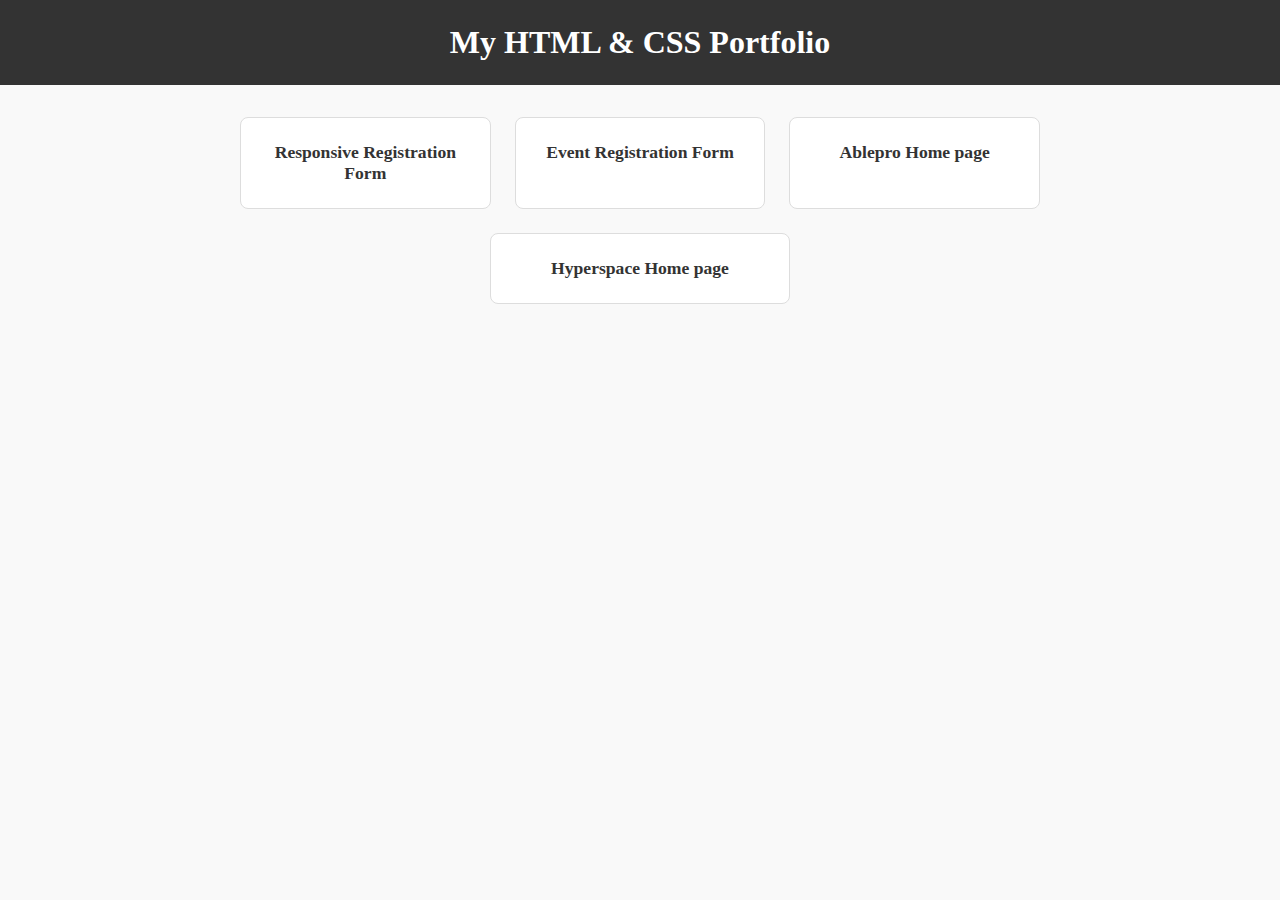
<file: index.html>
<!DOCTYPE html>
<html lang="en">

<head>
    <meta charset="UTF-8">
    <meta name="viewport" content="width=device-width, initial-scale=1.0">
    <title>HTML & CSS Portfolio</title>
    <style>
        body {
            background: #f9f9f9;
            margin: 0;
            padding: 0;
            display: flex;
            flex-direction: column;
            align-items: center;
            min-height: 100vh;
        }

        header {
            background: #333;
            color: white;
            width: 100%;
            text-align: center;
            padding: 1.5rem 0;
        }

        h1 {
            margin: 0;
        }

        section {
            margin-top: 2rem;
            width: 90%;
            max-width: 800px;
        }

        div {
            padding: 0;
            display: flex;
            flex-wrap: wrap;
            justify-content: center;
            gap: 1.5rem;
        }

        a {
            background: white;
            border: 1px solid #ddd;
            border-radius: 8px;
            text-align: center;
            padding: 1.5rem;
            transition: all 0.2s ease-in-out;
            flex: 1 1 200px;
            max-width: 250px;
        }

        a:hover {
            transform: translateY(-5px);
            box-shadow: 0 4px 12px rgba(0, 0, 0, 0.1);
        }

        a {
            text-decoration: none;
            color: #333;
            font-weight: bold;
            font-size: 1.1rem;
        }
    </style>
</head>

<body>
    <header>
        <h1>My HTML & CSS Portfolio</h1>
    </header>
    <section>
        <div>
            <a href="./Responsive-Registration-Form/">Responsive Registration Form</a>
            <a href="./Event-Registration-Form/">Event Registration Form</a>
            <a href="./Ablepro-homepage/">Ablepro Home page</a>
            <a href="./Hyperspace-homepage/">Hyperspace Home page</a>
        </div>
    </section>
</body>

</html>
</file>
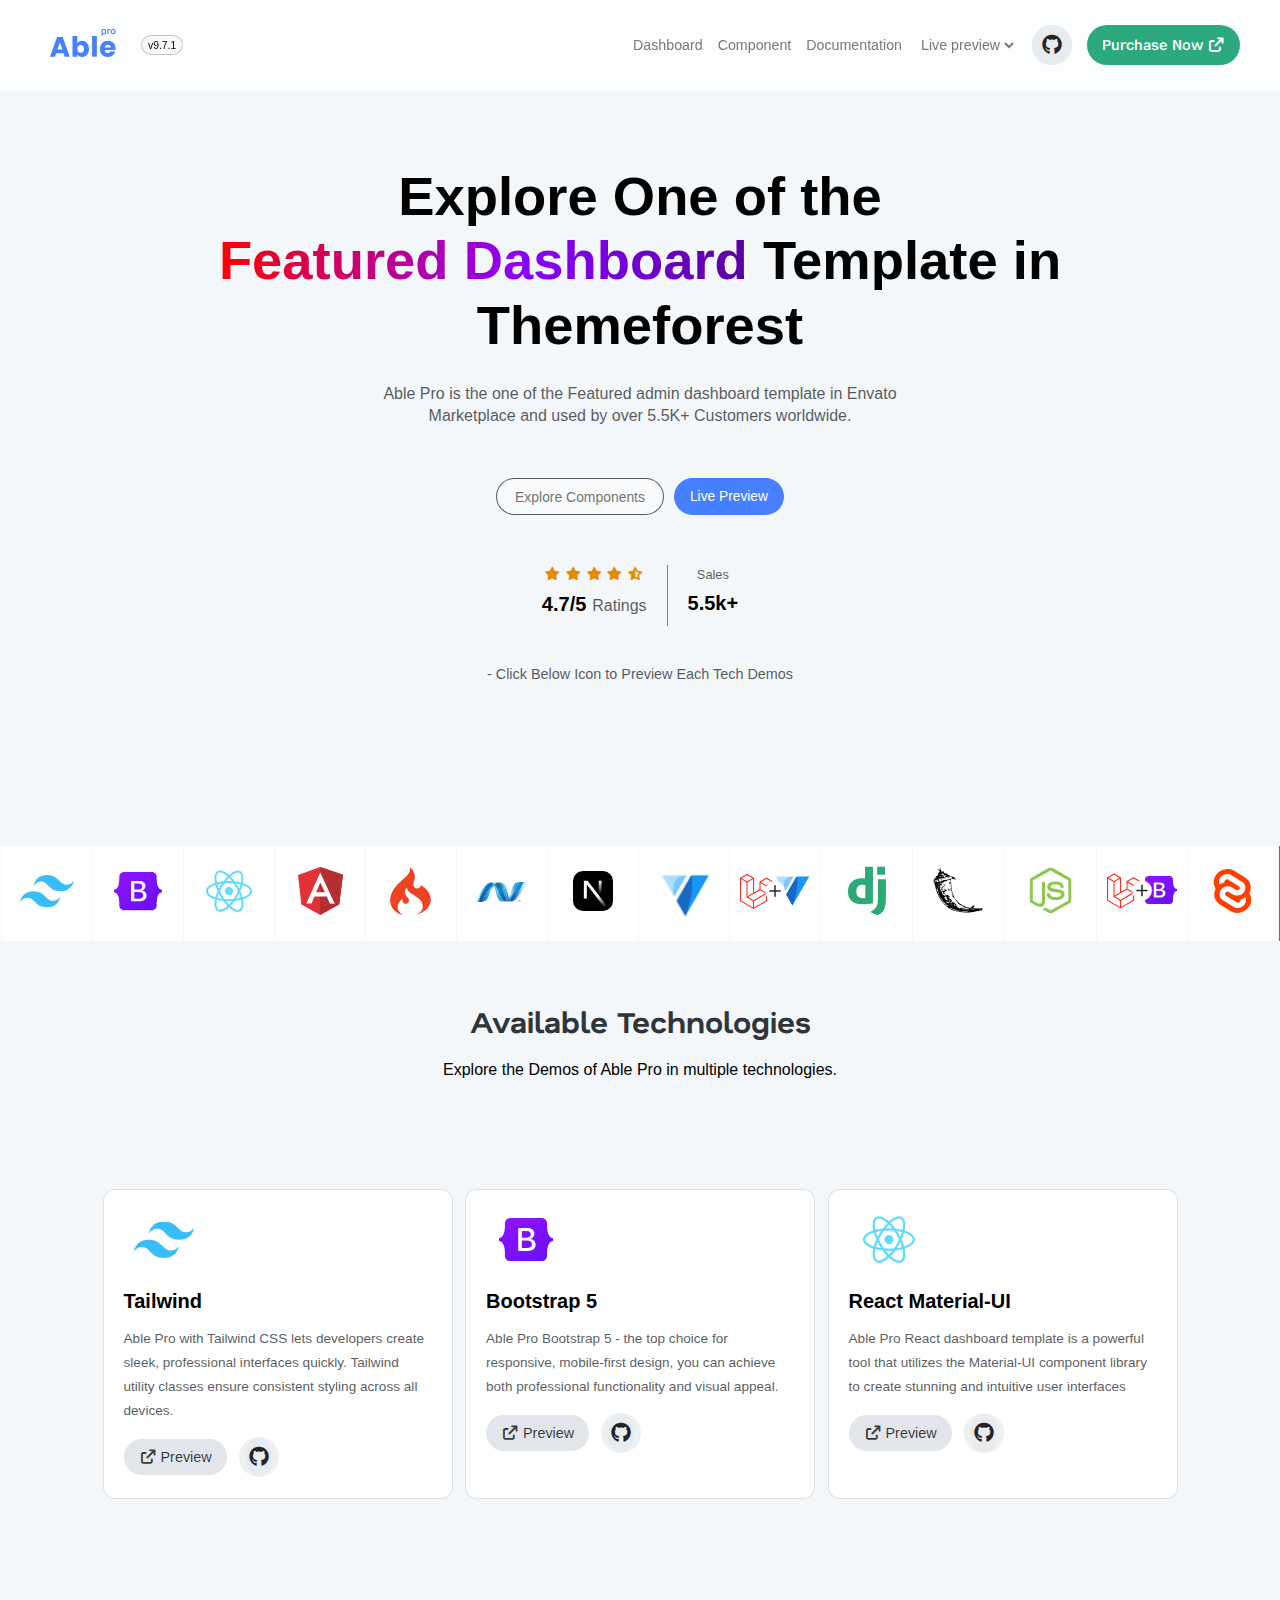
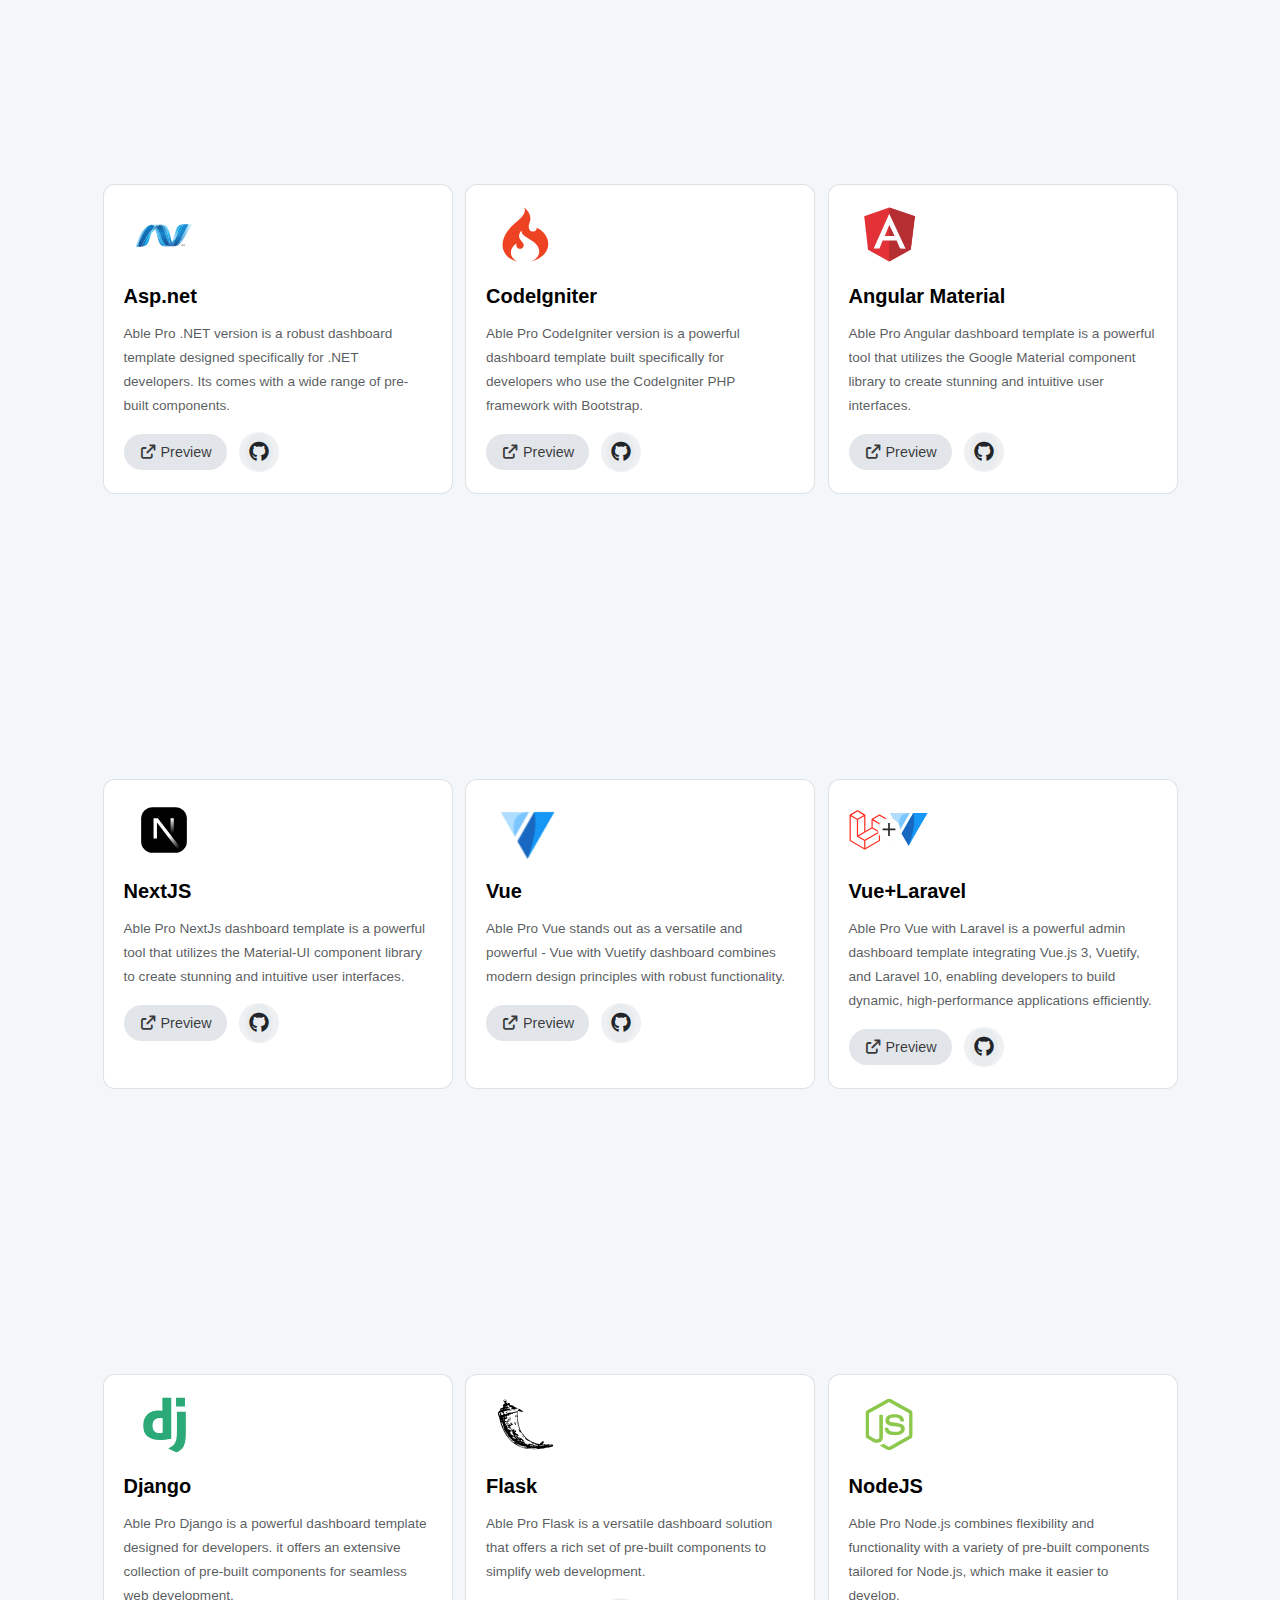
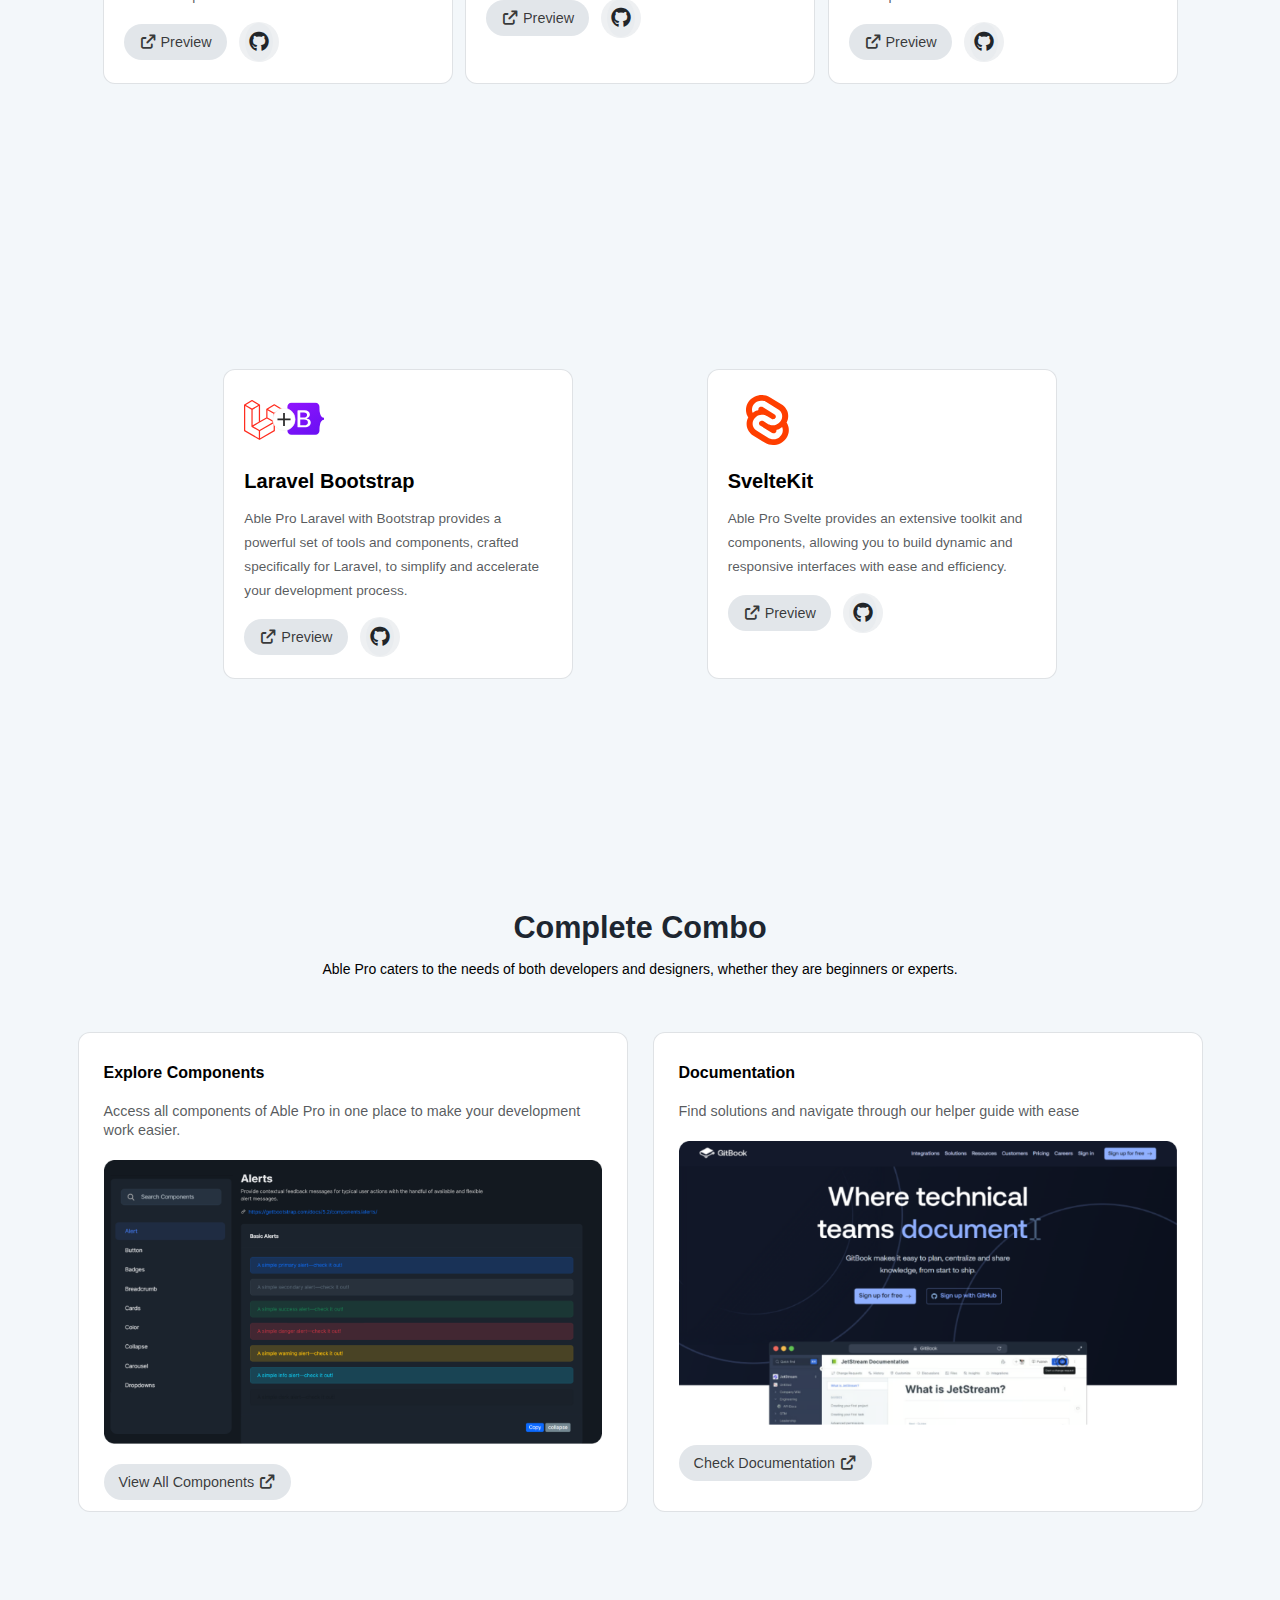
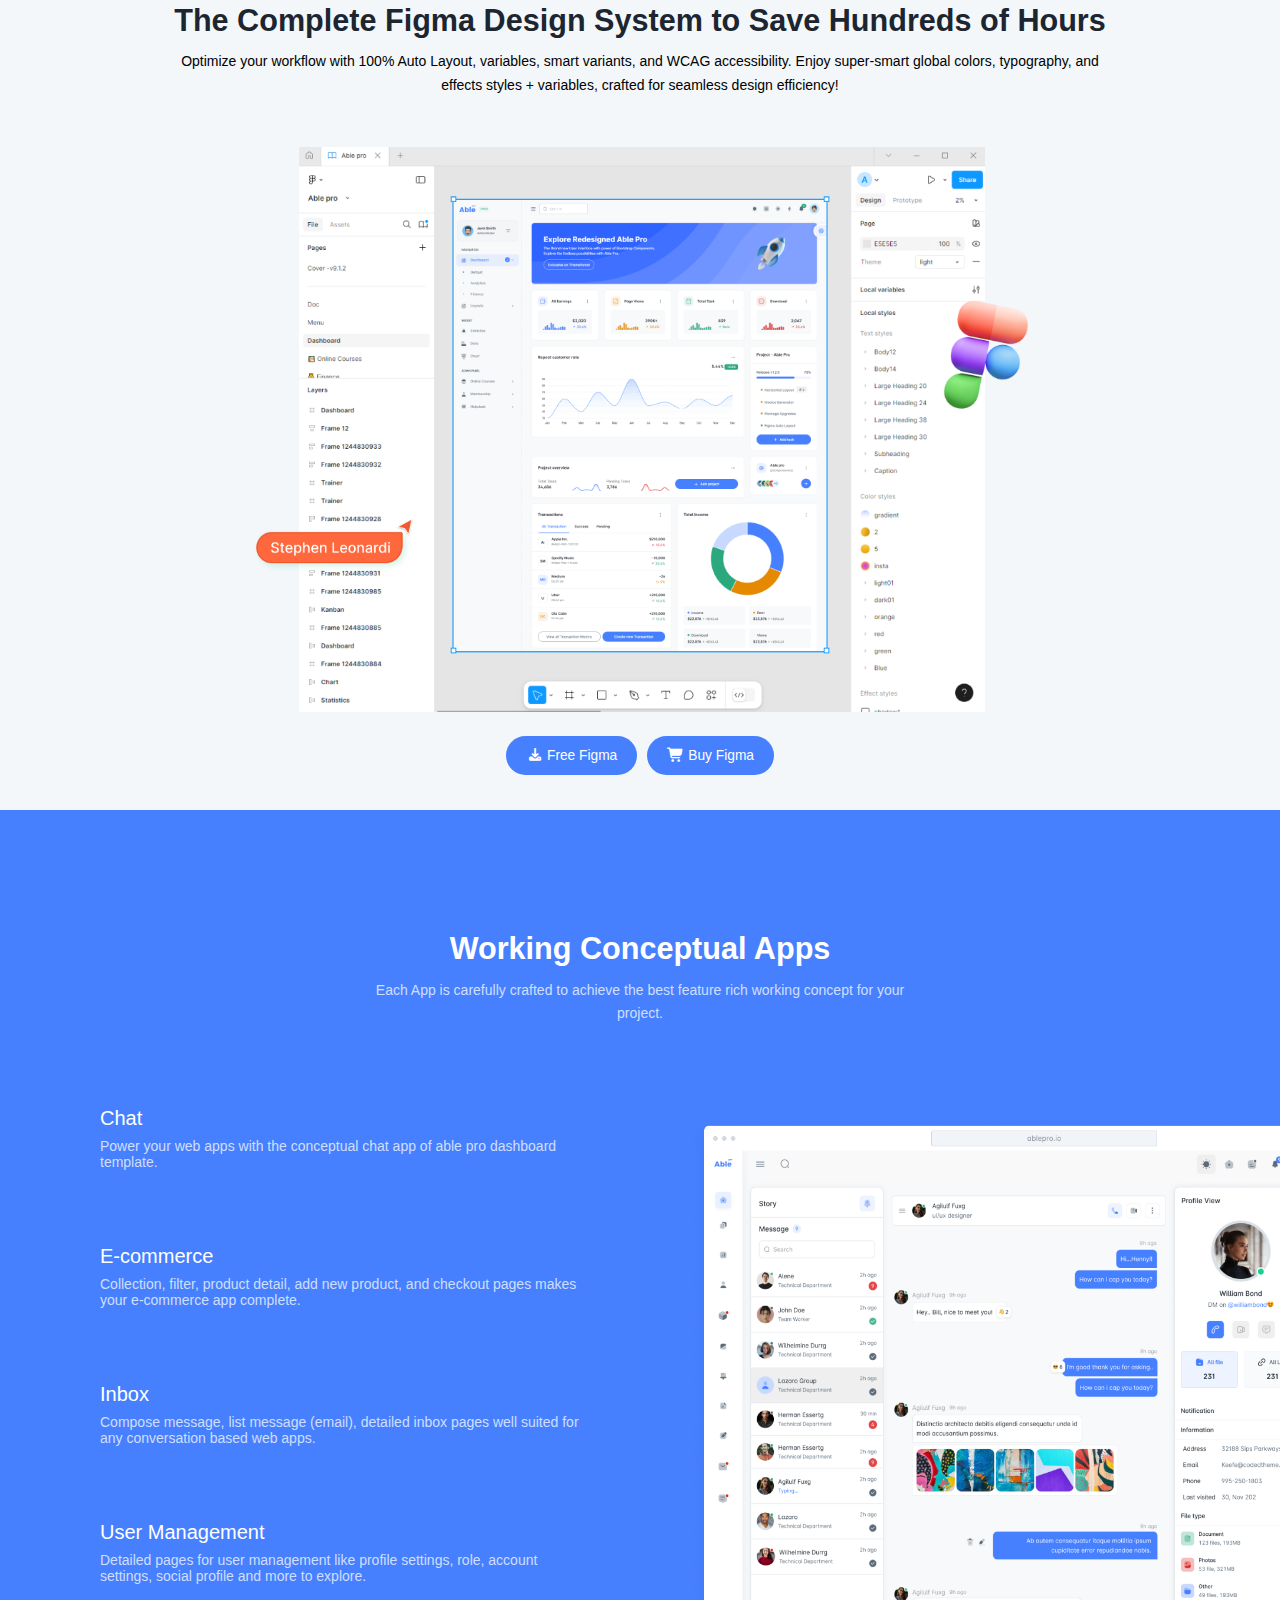
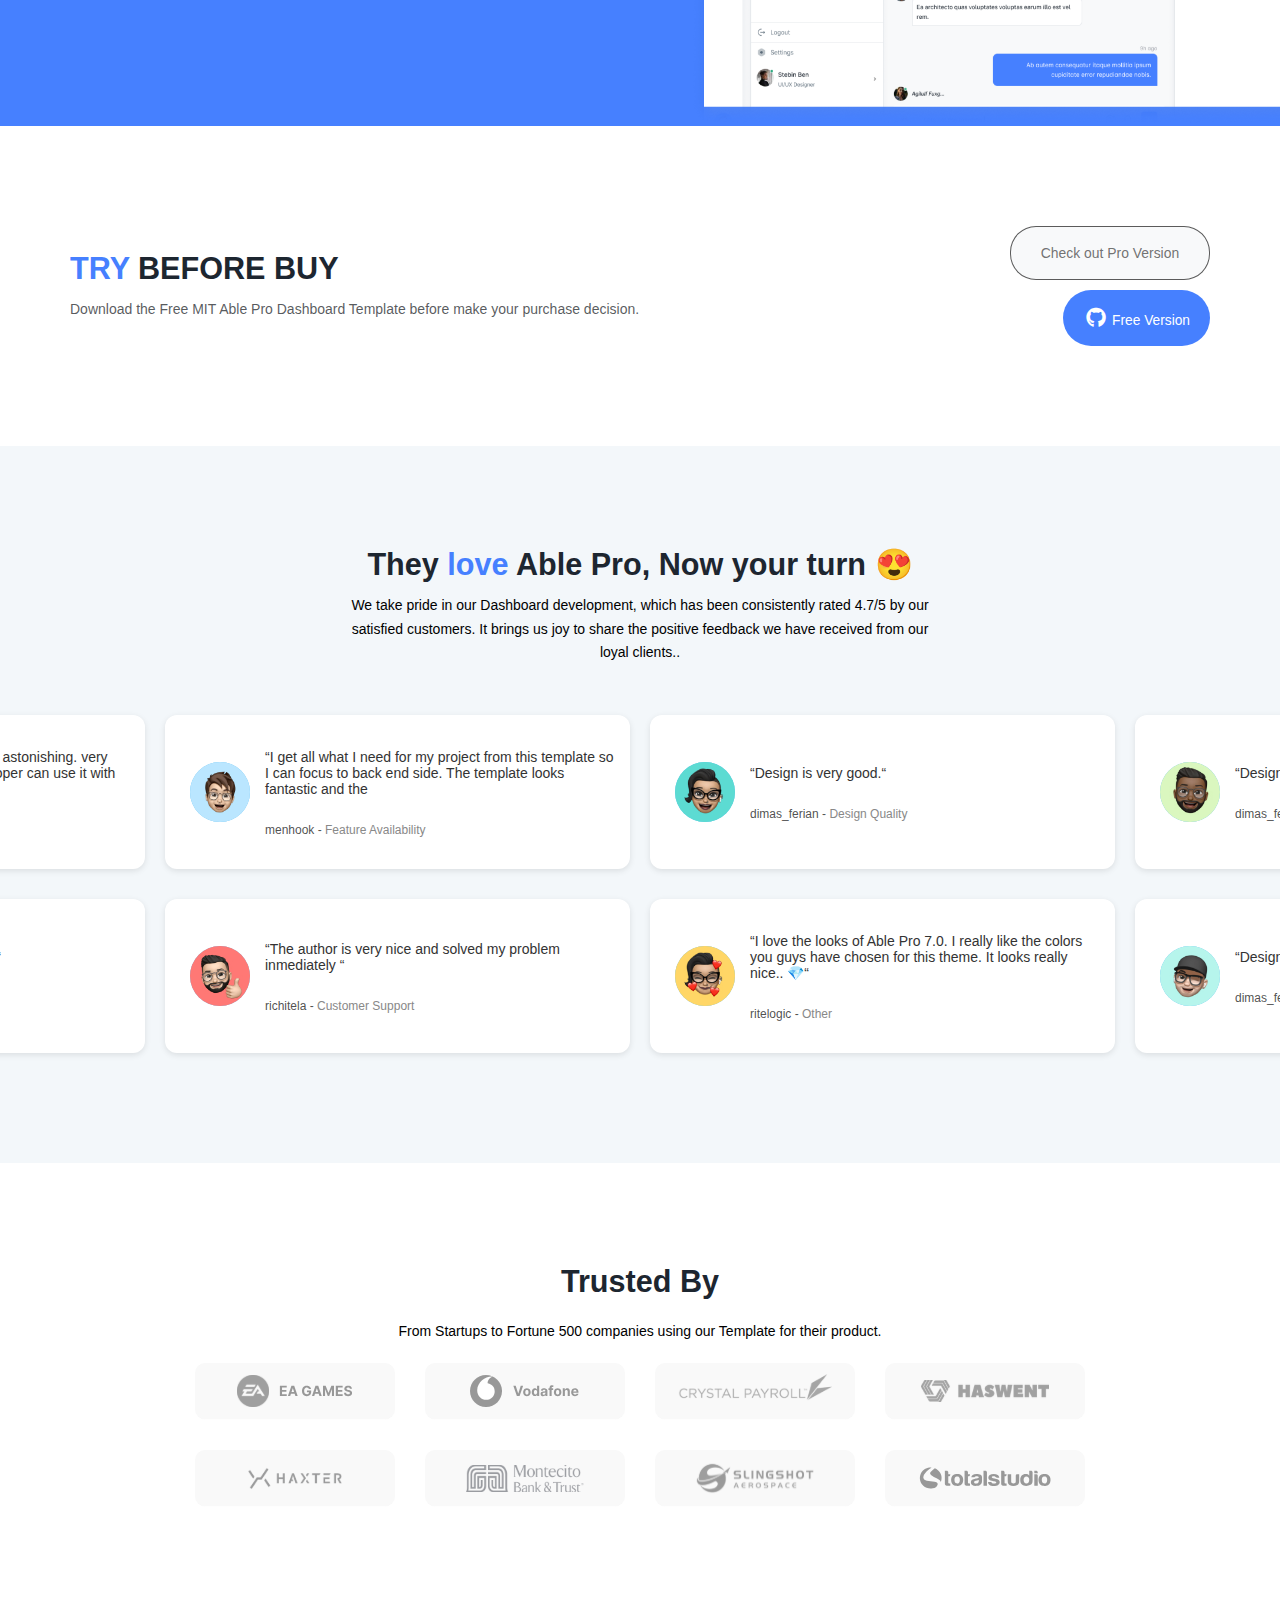
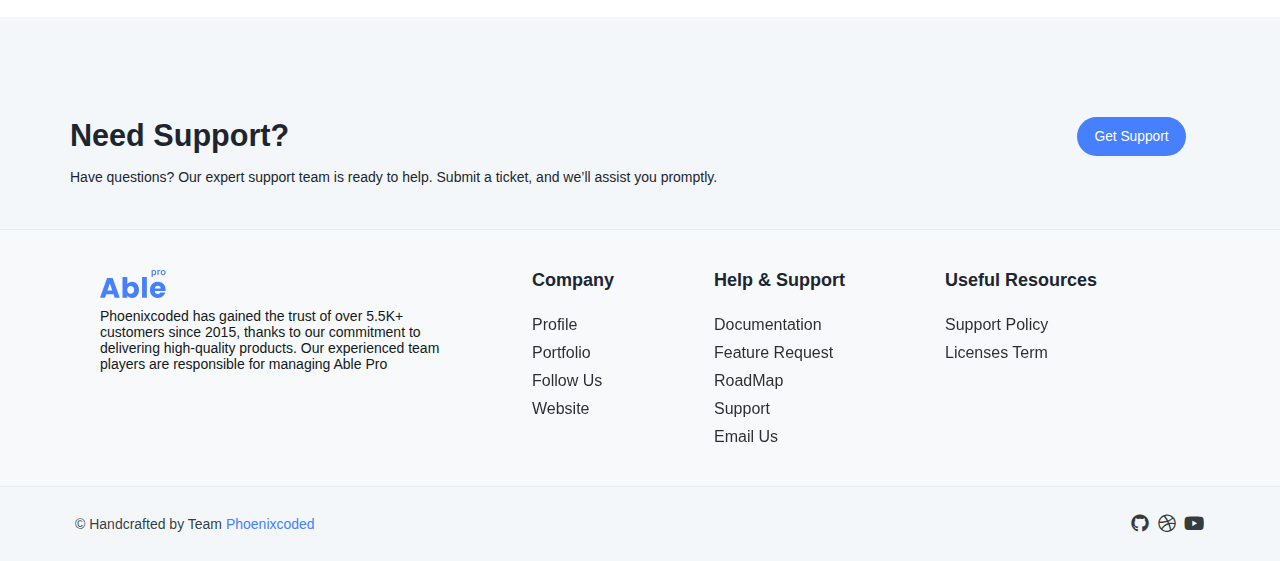
<file: Ablepro-homepage/index.html>
<!DOCTYPE html>
<html lang="en">

<head>
  <meta charset="UTF-8" />
  <meta name="viewport" content="width=device-width, initial-scale=1.0" />
  <title>Ablepro</title>
  <link rel="preconnect" href="https://fonts.googleapis.com" />

  <link rel="preconnect" href="https://fonts.googleapis.com" />
  <link rel="preconnect" href="https://fonts.gstatic.com" crossorigin />
  <link
    href="https://fonts.googleapis.com/css2?family=Mozilla+Text:wght@200..700&family=Open+Sans:ital,wght@0,300..800;1,300..800&display=swap"
    rel="stylesheet" />
  <link rel="preconnect" href="https://fonts.googleapis.com" />
  <link rel="preconnect" href="https://fonts.gstatic.com" crossorigin />
  <link href="https://fonts.googleapis.com/css2?family=Nata+Sans:wght@100..900&display=swap" rel="stylesheet" />
  <link rel="stylesheet" href="./Css/style.css" />
  <link rel="stylesheet" href="./Css/all.min.css" />
</head>

<body>
  <!-- ----------------NAV BAR ----------------------- -->

  <nav class="flex">
    <div class="container flex">
      <div class="logoBox flex">
        <a href="index.html" class="logo"><img src="./Assets/Images2/logo-dark.svg" alt="" /></a>
        <button class="logobtn">v9.7.1</button>
        <!-- or button -->
      </div>
      <ul class="flex">
        <li><a href="#Dash"> Dashboard</a></li>
        <li><a href="#comp"> Component</a></li>
        <li><a href="#Doc"> Documentation</a></li>
        <li>
          <select class="navSelect" name="previewChoice" id="p">
            <option selected disabled>Live preview</option>
            <option>
              <img src="./Assets/Images2/tech-tailwind.svg" alt="" />
            </option>
          </select>
        </li>
        <!-- or select -->
        <li>
          <button class="gitbtn"><i class="fa-brands fa-github"></i></button>
        </li>
        <li>
          <button class="purchbtn">
            Purchase Now
            <i class="fa-solid fa-arrow-up-right-from-square"></i>
          </button>
        </li>
      </ul>
    </div>
  </nav>
  <!-- ----------------SECTION HERO ----------------------- -->
  <section id="hero" class="hero">
    <div class="hero flex">
      <h1 class="coloredParag">
        Explore One of the
        <span class="colored">Featured Dashboard</span> Template in
        Themeforest
      </h1>
      <p class="grey">
        Able Pro is the one of the Featured admin dashboard template in Envato
        Marketplace and used by over 5.5K+ Customers worldwide.
      </p>
      <div class="herobtns flex">
        <button class="explbtn">Explore Components</button>
        <button class="livebtn">Live Preview</button>
      </div>
      <div class="stats flex">
        <div class="ratings flex">
          <span class="stars"><i class="fa-solid fa-star"></i>
            <i class="fa-solid fa-star"></i> <i class="fa-solid fa-star"></i>
            <i class="fa-solid fa-star"></i>
            <i class="fa-solid fa-star-half-stroke"></i></span>
          <h4 class="deleteboldStat">
            4.7/5<span class="statGrey">Ratings</span>
          </h4>
        </div>
        <div class="sales flex">
          <span> Sales </span>
          <h4>5.5k+</h4>
        </div>
      </div>
      <p class="clickgrey">- Click Below Icon to Preview Each Tech Demos</p>
    </div>
  </section>
  <!-- ----------------BELT ----------------------- -->
  <div id="belt" class="flex belt">
    <div class="whitebg"></div>
    <div class="b">
      <img src="./Assets/Images2/tech-tailwind.svg" alt="" />
    </div>
    <div class="b">
      <img src="./Assets/Images2/tech-bootstrap.svg" alt="" />
    </div>
    <div class="b"><img src="./Assets/Images2/tech-react.svg" alt="" /></div>
    <div class="b">
      <img src="./Assets/Images2/tech-angular.svg" alt="" />
    </div>
    <div class="b">
      <img src="./Assets/Images2/tech-codeigniter.svg" alt="" />
    </div>
    <div class="b"><img src="./Assets/Images2/tech-net.svg" alt="" /></div>
    <div class="b"><img src="./Assets/Images2/tech-nextjs.svg" alt="" /></div>
    <div class="b">
      <img src="./Assets/Images2/tech-vuetify.svg" alt="" />
    </div>
    <div class="b"><img src="./Assets/Images2/tech-l-v.svg" alt="" /></div>
    <div class="b"><img src="./Assets/Images2/tech-django.svg" alt="" /></div>
    <div class="b"><img src="./Assets/Images2/tech-flask.svg" alt="" /></div>
    <div class="b"><img src="./Assets/Images2/tech-nodejs.svg" alt="" /></div>
    <div class="b"><img src="./Assets/Images2/tech-l-b.svg" alt="" /></div>
    <div class="b">
      <img src="./Assets/Images2/tech-svelteKit.svg" alt="" />
    </div>
    <div class="whitebg"></div>
  </div>
  <!-- ----------------SECTION TECHS ----------------------- -->
  <section id="tech" class="flex">
    <h2 class="techsTitle">Available Technologies</h2>
    <div class="techsTitle2">
      Explore the Demos of Able Pro in multiple technologies.
    </div>
    <div class="techsContainer flex">
      <div class="boxes">
        <img src="./Assets/Images2/tech-tailwind.svg" alt="" />
        <h4 class="boxTitle">Tailwind</h4>
        <p class="grey">
          Able Pro with Tailwind CSS lets developers create sleek,
          professional interfaces quickly. Tailwind utility classes ensure
          consistent styling across all devices.
        </p>
        <div class="boxBtns flex">
          <button class="previewBtn">
            <i class="fa-solid fa-arrow-up-right-from-square"></i> Preview
          </button>
          <button class="gitbtn">
            <i class="fa-brands fa-github"></i>
          </button>
        </div>
      </div>
      <div class="boxes">
        <img src="./Assets/Images2/tech-bootstrap.svg" alt="" />
        <h4 class="boxTitle">Bootstrap 5</h4>
        <p class="grey">
          Able Pro Bootstrap 5 - the top choice for responsive, mobile-first
          design, you can achieve both professional functionality and visual
          appeal.
        </p>
        <div class="boxBtns flex">
          <button class="previewBtn">
            <i class="fa-solid fa-arrow-up-right-from-square"></i> Preview
          </button>
          <button class="gitbtn">
            <i class="fa-brands fa-github"></i>
          </button>
        </div>
      </div>
      <div class="boxes">
        <img src="./Assets/Images2/tech-react.svg" alt="" />
        <h4 class="boxTitle">React Material-UI</h4>
        <p class="grey">
          Able Pro React dashboard template is a powerful tool that utilizes
          the Material-UI component library to create stunning and intuitive
          user interfaces
        </p>
        <div class="boxBtns flex">
          <button class="previewBtn">
            <i class="fa-solid fa-arrow-up-right-from-square"></i> Preview
          </button>
          <button class="gitbtn">
            <i class="fa-brands fa-github"></i>
          </button>
        </div>
      </div>
      <div class="boxes">
        <img src="./Assets/Images2/tech-net.svg" alt="" />
        <h4 class="boxTitle">Asp.net</h4>
        <p class="grey">
          Able Pro .NET version is a robust dashboard template designed
          specifically for .NET developers. Its comes with a wide range of
          pre-built components.
        </p>
        <div class="boxBtns flex">
          <button class="previewBtn">
            <i class="fa-solid fa-arrow-up-right-from-square"></i> Preview
          </button>
          <button class="gitbtn">
            <i class="fa-brands fa-github"></i>
          </button>
        </div>
      </div>
      <div class="boxes">
        <img src="./Assets/Images2/tech-codeigniter.svg" alt="" />
        <h4 class="boxTitle">CodeIgniter</h4>
        <p class="grey">
          Able Pro CodeIgniter version is a powerful dashboard template built
          specifically for developers who use the CodeIgniter PHP framework
          with Bootstrap.
        </p>
        <div class="boxBtns flex">
          <button class="previewBtn">
            <i class="fa-solid fa-arrow-up-right-from-square"></i> Preview
          </button>
          <button class="gitbtn">
            <i class="fa-brands fa-github"></i>
          </button>
        </div>
      </div>
      <div class="boxes">
        <img src="./Assets/Images2/tech-angular.svg" alt="" />
        <h4 class="boxTitle">Angular Material</h4>
        <p class="grey">
          Able Pro Angular dashboard template is a powerful tool that utilizes
          the Google Material component library to create stunning and
          intuitive user interfaces.
        </p>
        <div class="boxBtns flex">
          <button class="previewBtn">
            <i class="fa-solid fa-arrow-up-right-from-square"></i> Preview
          </button>
          <button class="gitbtn">
            <i class="fa-brands fa-github"></i>
          </button>
        </div>
      </div>
      <div class="boxes">
        <img src="./Assets/Images2/tech-nextjs.svg" alt="" />
        <h4 class="boxTitle">NextJS</h4>
        <p class="grey">
          Able Pro NextJs dashboard template is a powerful tool that utilizes
          the Material-UI component library to create stunning and intuitive
          user interfaces.
        </p>
        <div class="boxBtns flex">
          <button class="previewBtn">
            <i class="fa-solid fa-arrow-up-right-from-square"></i> Preview
          </button>
          <button class="gitbtn">
            <i class="fa-brands fa-github"></i>
          </button>
        </div>
      </div>
      <div class="boxes">
        <img src="./Assets/Images2/tech-vuetify.svg" alt="" />
        <h4 class="boxTitle">Vue</h4>
        <p class="grey">
          Able Pro Vue stands out as a versatile and powerful - Vue with
          Vuetify dashboard combines modern design principles with robust
          functionality.
        </p>
        <div class="boxBtns flex">
          <button class="previewBtn">
            <i class="fa-solid fa-arrow-up-right-from-square"></i> Preview
          </button>
          <button class="gitbtn">
            <i class="fa-brands fa-github"></i>
          </button>
        </div>
      </div>
      <div class="boxes">
        <img src="./Assets/Images2/tech-l-v.svg" alt="" />
        <h4 class="boxTitle">Vue+Laravel</h4>
        <p class="grey">
          Able Pro Vue with Laravel is a powerful admin dashboard template
          integrating Vue.js 3, Vuetify, and Laravel 10, enabling developers
          to build dynamic, high-performance applications efficiently.
        </p>
        <div class="boxBtns flex">
          <button class="previewBtn">
            <i class="fa-solid fa-arrow-up-right-from-square"></i> Preview
          </button>
          <button class="gitbtn">
            <i class="fa-brands fa-github"></i>
          </button>
        </div>
      </div>
      <div class="boxes">
        <img src="./Assets/Images2/tech-django.svg" alt="" />
        <h4 class="boxTitle">Django</h4>
        <p class="grey">
          Able Pro Django is a powerful dashboard template designed for
          developers. it offers an extensive collection of pre-built
          components for seamless web development.
        </p>
        <div class="boxBtns flex">
          <button class="previewBtn">
            <i class="fa-solid fa-arrow-up-right-from-square"></i> Preview
          </button>
          <button class="gitbtn">
            <i class="fa-brands fa-github"></i>
          </button>
        </div>
      </div>
      <div class="boxes">
        <img src="./Assets/Images2/tech-flask.svg" alt="" />
        <h4 class="boxTitle">Flask</h4>
        <p class="grey">
          Able Pro Flask is a versatile dashboard solution that offers a rich
          set of pre-built components to simplify web development.
        </p>
        <div class="boxBtns flex">
          <button class="previewBtn">
            <i class="fa-solid fa-arrow-up-right-from-square"></i> Preview
          </button>
          <button class="gitbtn">
            <i class="fa-brands fa-github"></i>
          </button>
        </div>
      </div>
      <div class="boxes">
        <img src="./Assets/Images2/tech-nodejs.svg" alt="" />
        <h4 class="boxTitle">NodeJS</h4>
        <p class="grey">
          Able Pro Node.js combines flexibility and functionality with a
          variety of pre-built components tailored for Node.js, which make it
          easier to develop.
        </p>
        <div class="boxBtns flex">
          <button class="previewBtn">
            <i class="fa-solid fa-arrow-up-right-from-square"></i> Preview
          </button>
          <button class="gitbtn">
            <i class="fa-brands fa-github"></i>
          </button>
        </div>
      </div>
      <div class="boxes">
        <img src="./Assets/Images2/tech-l-b.svg" alt="" />
        <h4 class="boxTitle">Laravel Bootstrap</h4>
        <p class="grey">
          Able Pro Laravel with Bootstrap provides a powerful set of tools and
          components, crafted specifically for Laravel, to simplify and
          accelerate your development process.
        </p>
        <div class="boxBtns flex">
          <button class="previewBtn">
            <i class="fa-solid fa-arrow-up-right-from-square"></i> Preview
          </button>
          <button class="gitbtn">
            <i class="fa-brands fa-github"></i>
          </button>
        </div>
      </div>
      <div class="boxes">
        <img src="./Assets/Images2/tech-svelteKit.svg" alt="" />
        <h4 class="boxTitle">SvelteKit</h4>
        <p class="grey">
          Able Pro Svelte provides an extensive toolkit and components,
          allowing you to build dynamic and responsive interfaces with ease
          and efficiency.
        </p>
        <div class="boxBtns flex">
          <button class="previewBtn">
            <i class="fa-solid fa-arrow-up-right-from-square"></i> Preview
          </button>
          <button class="gitbtn">
            <i class="fa-brands fa-github"></i>
          </button>
        </div>
      </div>
    </div>
  </section>
  <!-- ----------------SECTION COMBO ----------------------- -->
  <section class="combo">
    <div class="comboTitleBox">
      <h2 class="comboH2">Complete Combo</h2>
      <p class="comboP">
        Able Pro caters to the needs of both developers and designers, whether
        they are beginners or experts.
      </p>
    </div>
    <div class="comboContainer">
      <div class="boxes flex">
        <h5 class="boxTitle">Explore Components</h5>
        <p class="grey">
          Access all components of Able Pro in one place to make your development work easier.
        </p>
        <img class="c" src="./Assets/Images2/combo1.png" alt="" />
        <button class="previewBtn">
          View All Components
          <i class="fa-solid fa-arrow-up-right-from-square"></i>
        </button>
      </div>
      <div class="boxes flex">
        <h5 class="boxTitle">Documentation</h5>
        <p class="grey d">
          Find solutions and navigate through our helper guide with ease
        </p>
        <img class="c" src="./Assets/Images2/combo2.png" alt="" />
        <button class="previewBtn">
          Check Documentation
          <i class="fa-solid fa-arrow-up-right-from-square"></i>
        </button>
      </div>
    </div>
  </section>
  <!-- ----------------SECTION FIGMA ----------------------- -->
  <section class="c2 combo">
    <div class="comboTitleBox">
      <h2 class="comboH2">
        The Complete Figma Design System to Save Hundreds of Hours
      </h2>
      <p class="comboP">
        Optimize your workflow with 100% Auto Layout, variables, smart
        variants, and WCAG accessibility. Enjoy super-smart global colors,
        typography, and effects styles + variables, crafted for seamless
        design efficiency!
      </p>
    </div>
    <div><img src="./Assets/Images2/figma.png" alt="" /></div>
    <div class="herobtns flex">
      <button class="livebtn">
        <i class="fa-solid fa-download"></i> Free Figma
      </button>
      <button class="livebtn">
        <i class="fa-solid fa-cart-shopping"></i> Buy Figma
      </button>
    </div>
  </section>
  <!-- ----------------SECTION CONCEPTUAL APPS (BLUE) ----------------------- -->
  <section class="concept combo flex">
    <div class="concept comboTitleBox">
      <h2 class="comboH2">Working Conceptual Apps</h2>
      <p class="comboP">
        Each App is carefully crafted to achieve the best feature rich working
        concept for your project.
      </p>
    </div>
    <div class="flex conceptContainer">
      <div class="anchorsBox flex">
        <a href="">
          <h4>Chat</h4>
          <p>
            Power your web apps with the conceptual chat app of able pro
            dashboard template.
          </p>
        </a>
        <a href="#hero">
          <h4>E-commerce</h4>
          <p>
            Collection, filter, product detail, add new product, and checkout
            pages makes your e-commerce app complete.
          </p>
        </a>
        <a href="#belt">
          <h4>Inbox</h4>
          <p>
            Compose message, list message (email), detailed inbox pages well
            suited for any conversation based web apps.
          </p>
        </a>
        <a href="#tech">
          <h4>User Management</h4>
          <p>
            Detailed pages for user management like profile settings, role,
            account settings, social profile and more to explore.
          </p>
        </a>
      </div>
      <img src="./Assets/Images2/chat-concept.png" alt="" />
    </div>
  </section>
  <!-- ----------------SECTION TRIAL WHITE --------------->
  <section class="whiteBg">
    <div class="whiteContainer flex">
      <div class="trialTitleBox">
        <h2 class="comboH2"><span>TRY</span> BEFORE BUY</h2>
        <p class="comboP">
          Download the Free MIT Able Pro Dashboard Template before make your
          purchase decision.
        </p>
      </div>
      <div class="herobtns flex">
        <button class="explbtn">Check out Pro Version</button>
        <button class="livebtn">
          <i class="fa-brands fa-github"></i> Free Version
        </button>
      </div>
    </div>
  </section>
  <!-- ----------------SECTION DOUBLE BELTS --------------->
  <section class="double flex">
    <div class="doubleTitleBox">
      <h2 class="comboH2">
        They<span> love </span>Able Pro, Now your turn 😍
      </h2>
      <p class="comboP">
        We take pride in our Dashboard development, which has been
        consistently rated 4.7/5 by our satisfied customers. It brings us joy
        to share the positive feedback we have received from our loyal
        clients..
      </p>
    </div>
    <div class="review-belt">
      <div class="messages">
        <div class="message">
          <img src="./Assets/Images2/avatar-1.jpg" alt="" />
          <div class="textBlock">
            <p class="comb">
              “Code quality is amazing. Design is astonishing. very easy to
              customize .. and any developer can use it with ease.“
            </p>
            <p class="avName">shahabblouch - <span>Code Quality</span></p>
          </div>
        </div>
        <div class="message">
          <img src="./Assets/Images2/avatar-2.jpg" alt="" />
          <div class="textBlock">
            <p class="comb">
              “I get all what I need for my project from this template so I
              can focus to back end side. The template looks fantastic and the
            </p>
            <p class="avName">menhook - <span>Feature Availability</span></p>
          </div>
        </div>
        <div class="message">
          <img src="./Assets/Images2/avatar-3.jpg" alt="" />
          <div class="textBlock">
            <p class="comb">“Design is very good.“</p>
            <p class="avName">dimas_ferian - <span> Design Quality</span></p>
          </div>
        </div>
        <div class="message">
          <img src="./Assets/Images2/avatar-7.jpg" alt="" />
          <div class="textBlock">
            <p class="comb">“Design is very good.“</p>
            <p class="avName">dimas_ferian - <span> Design Quality</span></p>
          </div>
        </div>
      </div>
    </div>
    <div class="review-belt">
      <div class="messages">
        <div class="message">
          <img src="./Assets/Images2/avatar-4.jpg" alt="" />
          <div class="textBlock">
            <p class="comb">“Amazing template for fast develop“</p>
            <p class="avName">devbardbudist - <span>Customizability</span></p>
          </div>
        </div>
        <div class="message">
          <img src="./Assets/Images2/avatar-5.jpg" alt="" />
          <div class="textBlock">
            <p class="comb">
              “The author is very nice and solved my problem inmediately “
            </p>
            <p class="avName">richitela - <span>Customer Support</span></p>
          </div>
        </div>
        <div class="message">
          <img src="./Assets/Images2/avatar-6.jpg" alt="" />
          <div class="textBlock">
            <p class="comb">
              “I love the looks of Able Pro 7.0. I really like the colors you
              guys have chosen for this theme. It looks really nice.. 💎“
            </p>
            <p class="avName">ritelogic - <span>Other</span></p>
          </div>
        </div>
        <div class="message">
          <img src="./Assets/Images2/avatar-8.jpg" alt="" />
          <div class="textBlock">
            <p class="comb">“Design is very good.“</p>
            <p class="avName">dimas_ferian - <span> Design Quality</span></p>
          </div>
        </div>
      </div>
    </div>
  </section>

  <!-- ------------SECTION Companies ----------------------------------------------->
  <section class="companies flex">
    <div class="comboTitleBox">
      <h2 class="comboH2">Trusted By</h2>
      <p class="comboP">
        From Startups to Fortune 500 companies using our Template for their
        product.
      </p>
    </div>
    <div class="compbtns flex">
      <img src="./Assets/Images2/eagames.svg" alt="" />
      <img src="./Assets/Images2//vodafone.svg" alt="" />
      <img src="./Assets/Images2/crystal-1.svg" alt="" />
      <img src="./Assets/Images2/haswent-2.svg" alt="" />
      <img src="./Assets/Images2/haxter-3.svg" alt="" />
      <img src="./Assets/Images2/montecito-4.svg" alt="" />
      <img src="./Assets/Images2/slingshot.svg" alt="" />
      <img src="./Assets/Images2/totalstudio-5.svg" alt="" />
    </div>
  </section>
  <!-- ------------Footer SUPPORT, COLLECTION  ----------------------------------------------->
  <footer class="support flex">
    <div class="supportContainer flex">
      <div class="trialTitleBox">
        <h2 class="comboH2">Need Support?</h2>
        <p class="comboP">
          Have questions? Our expert support team is ready to help. Submit a
          ticket, and we’ll assist you promptly.
        </p>
      </div>
      <div class="supportbtn">
        <button class="livebtn">Get Support</button>
      </div>
    </div>
    <div class="flex collectionContainer">
      <div class="flex able">
        <img src="./Assets/Images2/logo-dark.svg" alt="logo" />
        <p>
          Phoenixcoded has gained the trust of over 5.5K+ customers since
          2015, thanks to our commitment to delivering high-quality products.
          Our experienced team players are responsible for managing Able Pro
        </p>
      </div>
      <div class="secCollection">
        <div class="flex collection">
          <h5>Company</h5>
          <a href="">Profile</a>
          <a href="">Portfolio</a>
          <a href="">Follow Us</a>
          <a href="">Website</a>
        </div>
        <div class="flex collection">
          <h5>Help & Support</h5>
          <a href="">Documentation</a>
          <a href="">Feature Request</a>
          <a href="">RoadMap</a>
          <a href="">Support</a>
          <a href="">Email Us</a>
        </div>
        <div class="flex collection">
          <h5>Useful Resources</h5>
          <a href="">Support Policy</a>
          <a href="">Licenses Term</a>
        </div>
      </div>
    </div>
    <div class="foot flex">
      <p>© Handcrafted by Team <a>Phoenixcoded</a></p>
      <div>
        <i class="fa-brands fa-github"></i>
        <i class="fa-brands fa-dribbble"></i>
        <i class="fa-brands fa-youtube"></i>
      </div>
    </div>
  </footer>
</body>

</html>
</file>
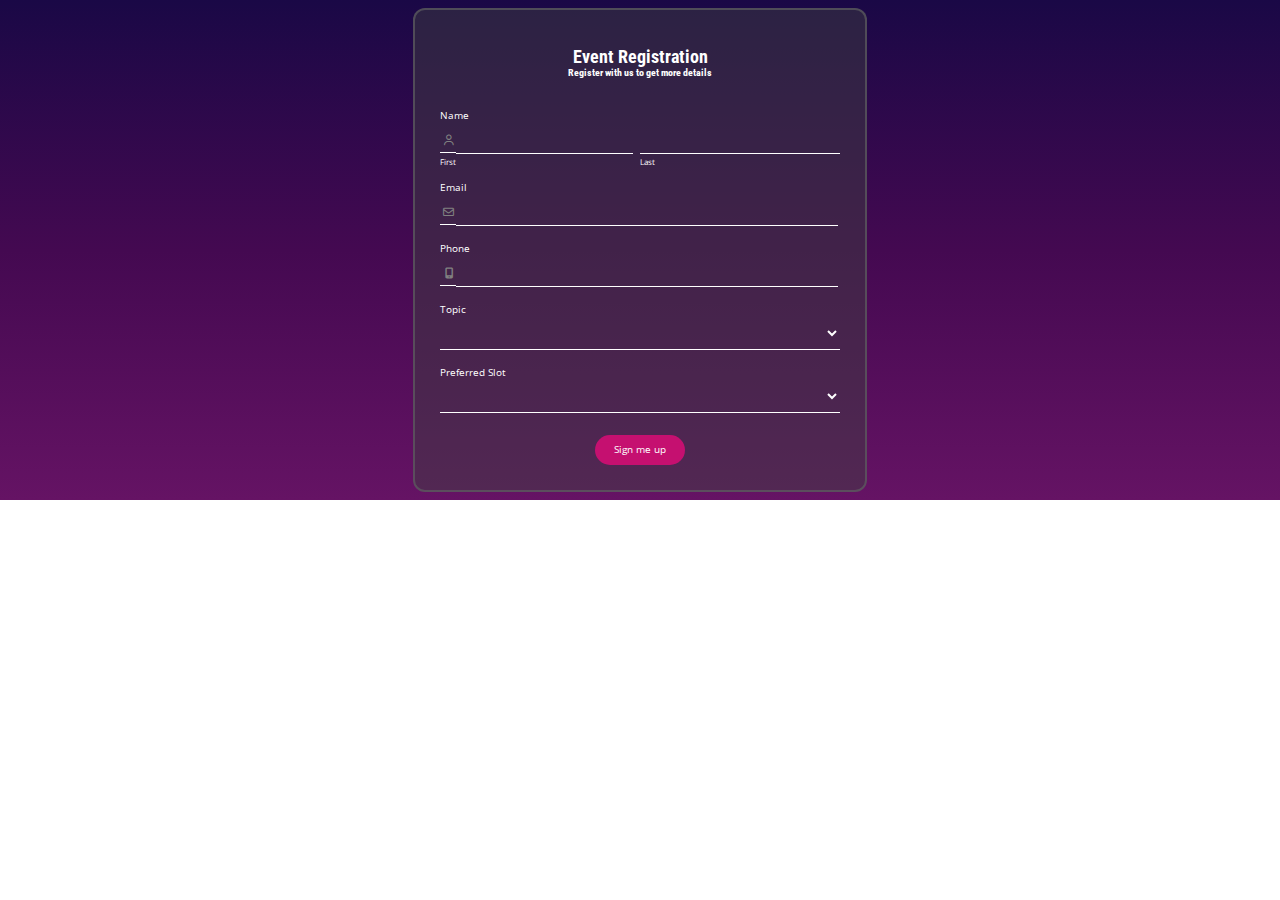
<file: Event-Registration-Form/index.html>
<!DOCTYPE html>
<html lang="en">

<head>
    <meta charset="UTF-8">
    <meta name="viewport" content="width=device-width, initial-scale=1.0">
    <title>Task4</title>
    <link rel="stylesheet" href="./Css/style.css">
    <link rel="preconnect" href="https://fonts.googleapis.com">
    <link rel="preconnect" href="https://fonts.gstatic.com" crossorigin>
    <link
        href="https://fonts.googleapis.com/css2?family=Open+Sans:ital,wght@0,300..800;1,300..800&family=Roboto+Condensed:ital,wght@0,100..900;1,100..900&display=swap"
        rel="stylesheet">
    <link rel="stylesheet" href="./Css/all.min.css">
</head>

<body>
    <form action="index.html" method="get">
        <h1> Event Registration</h1>
        <h2> Register with us to get more details</h2>
        <label>Name</label>
        <div class="nameContainer">
            <div class="nameInput">
                <span><label class="fa-regular fa-user" for="firstName"></label><input class="trial" type="text"
                        name="firstname" id="firstName"></span>
                <label>First</label>
            </div>
            <div class="nameInput">
                <input type="text">
                <label>Last</label>
            </div>
        </div>
        <label>Email</label>
        <span class="e"><label class="fa-regular fa-envelope" for="emailAddress"></label><input type="text"
                id="emailAddress" name="emailAddress"></span>
        <label>Phone</label>
        <span class="e"><label class="fa-solid fa-mobile-screen-button" for="phone"></label><input type="text"
                name="phoneNumber" id="phone"></span>
        <label>Topic</label>
        <select>
            <option disabled selected value=""></option>
            <option value="">Cyber security</option>
            <option value="">Advanced Programming Techniques</option>
        </select>
        <label>Preferred Slot</label>
        <select>
            <option disabled selected value=""> </option>
            <option value="">Friday, 3pm to 7pm</option>
            <option value="">Sunday, 6pm to 10pm</option>
        </select>
        <button> Sign me up</button> 
    </form>
</body>

</html>
</file>
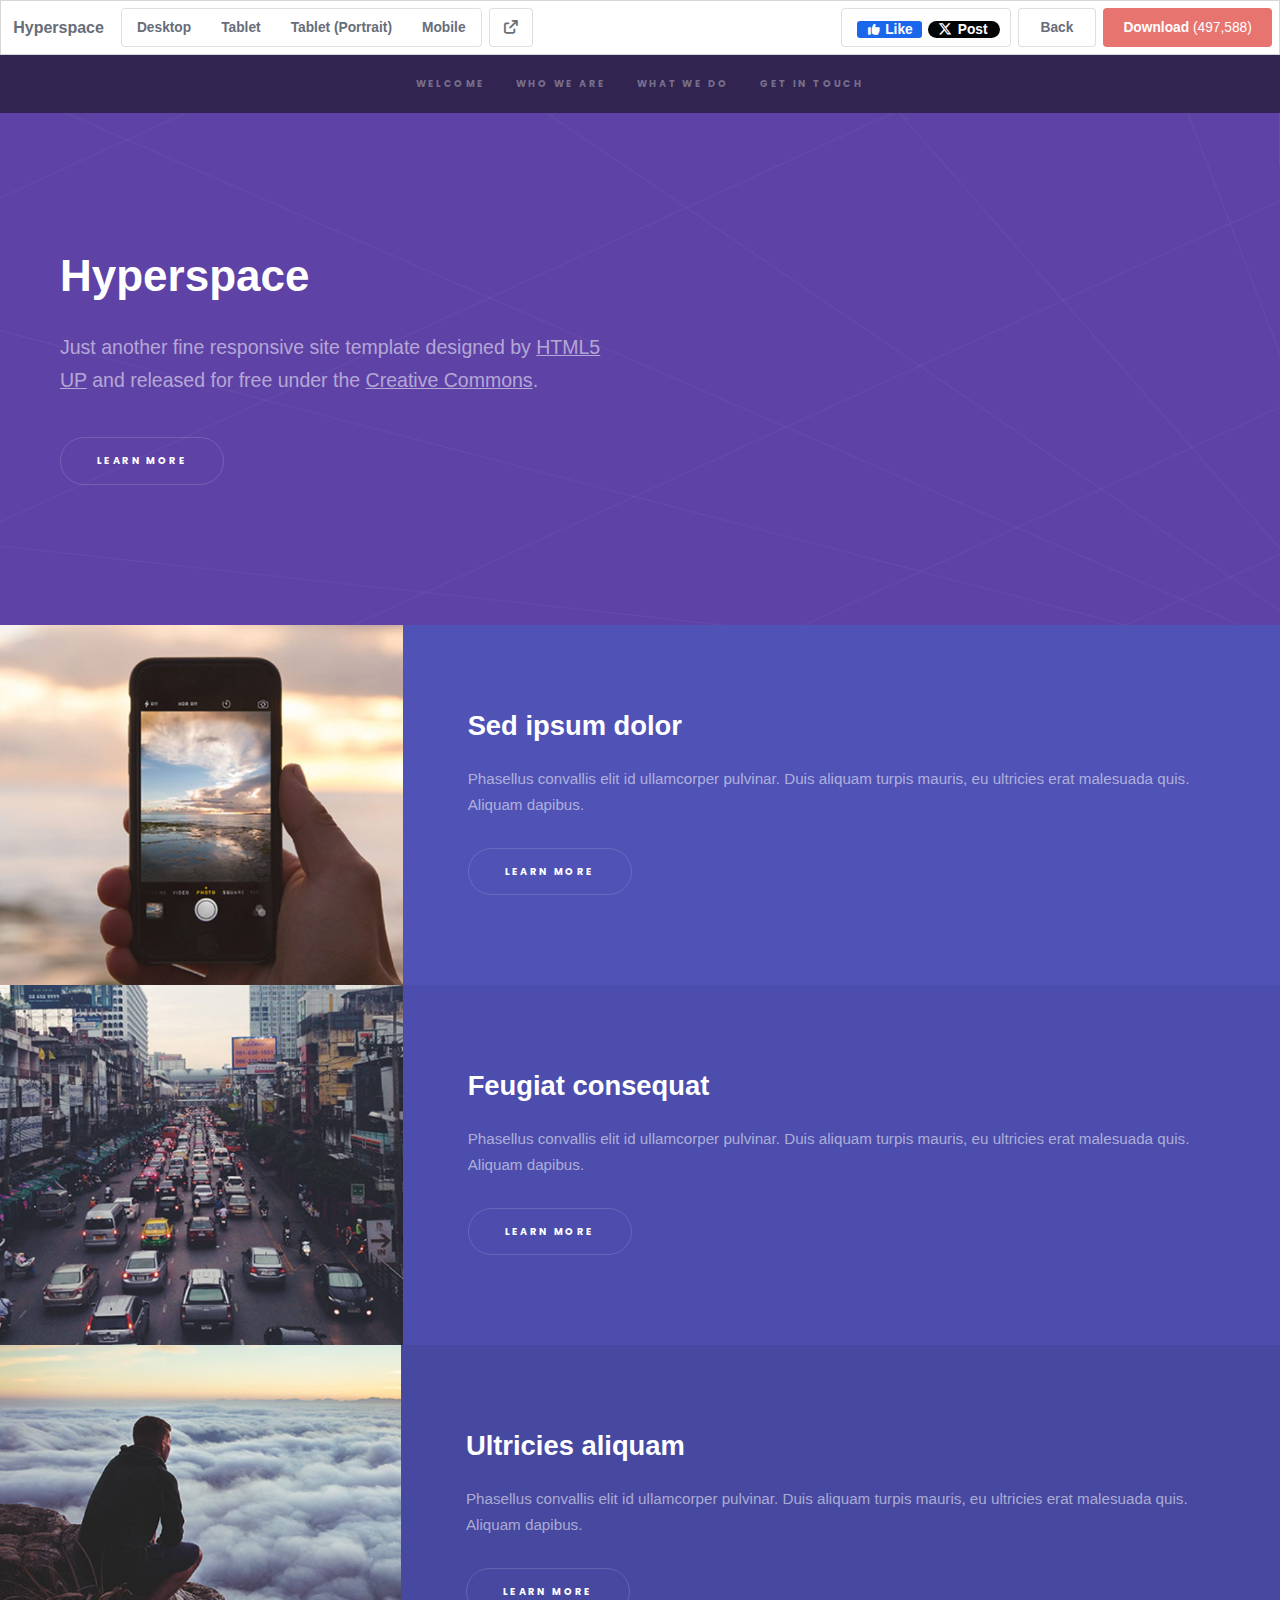
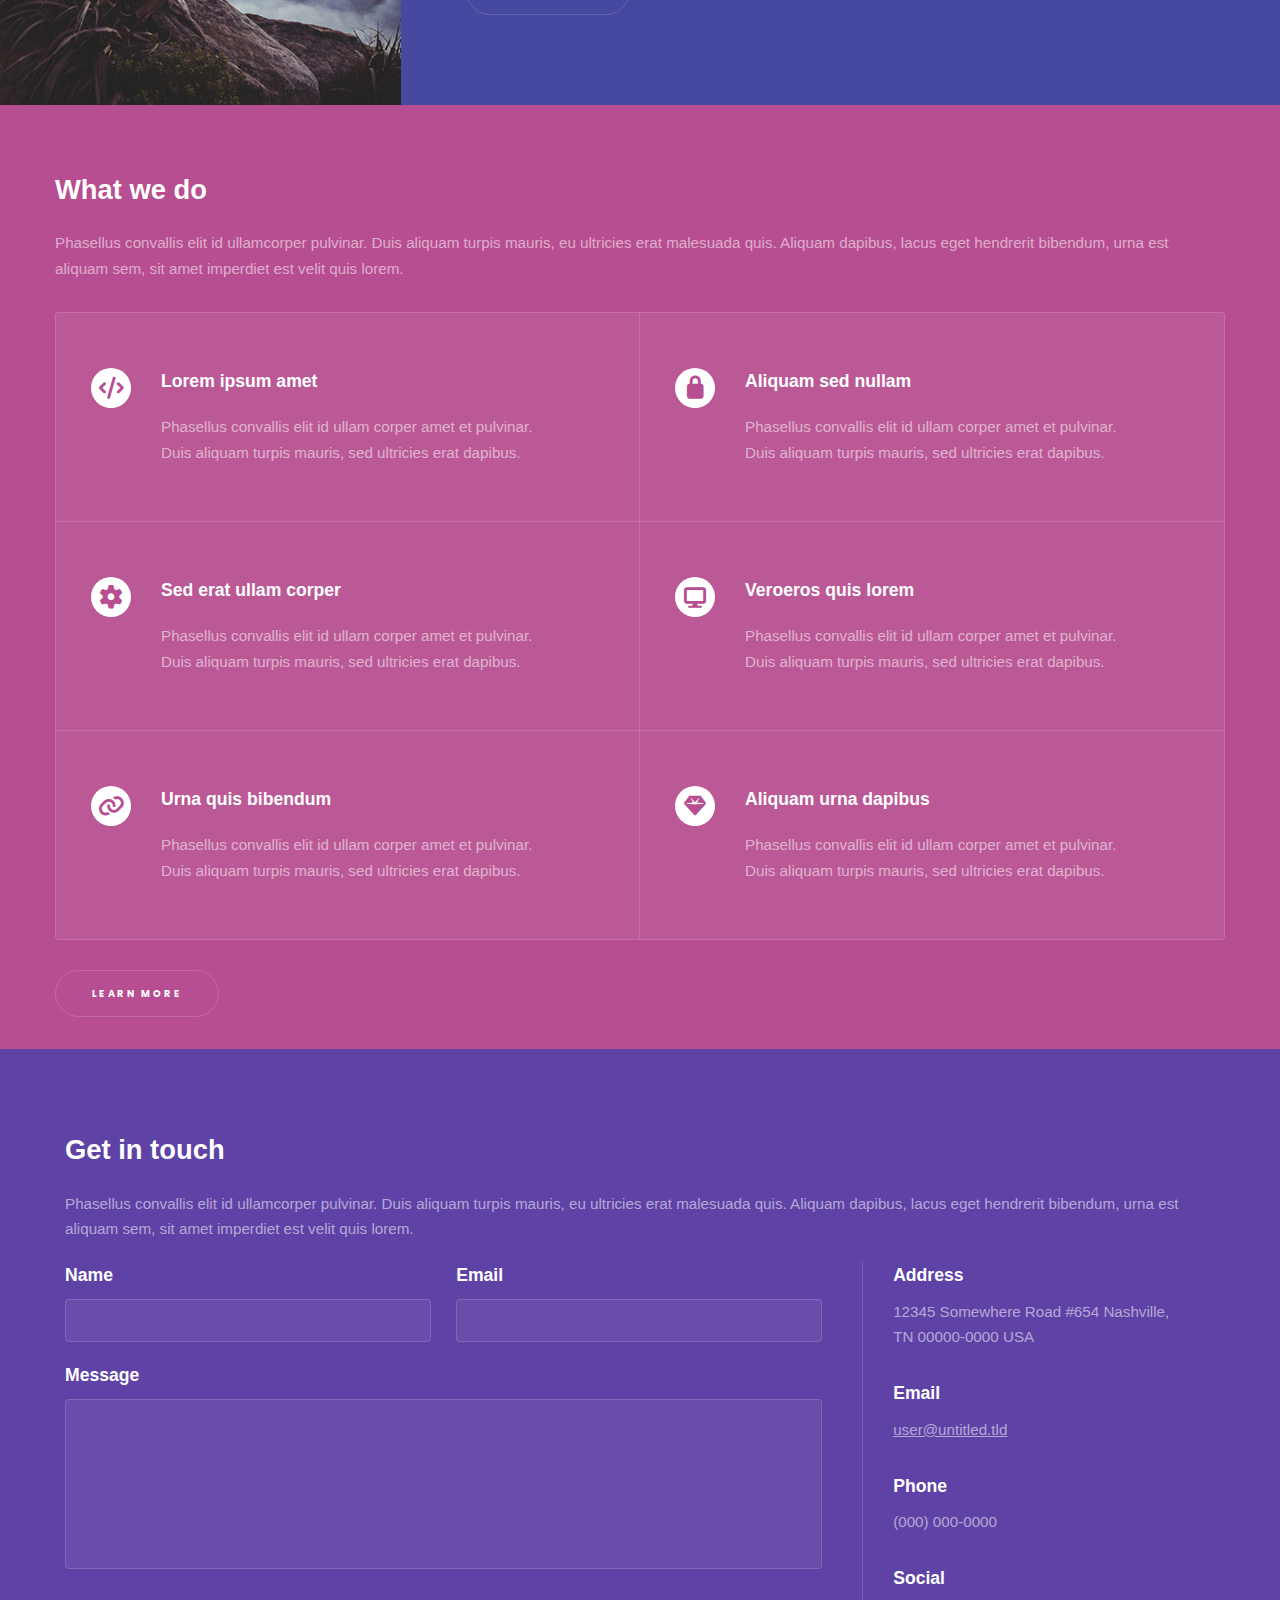
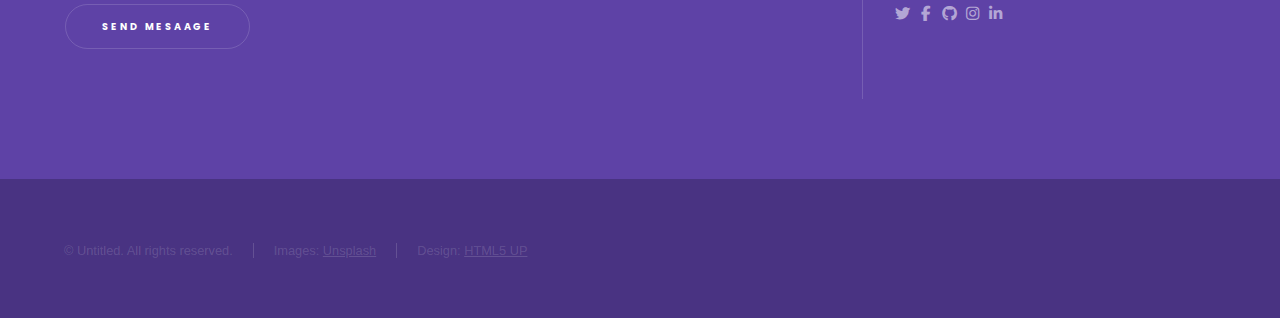
<file: Hyperspace-homepage/index.html>
<!DOCTYPE html>
<html lang="en">

<head>
    <meta charset="UTF-8">
    <meta name="viewport" content="width=device-width, initial-scale=1.0">
    <title>Task8</title>
    <link rel="preconnect" href="https://fonts.googleapis.com">

    <link rel="preconnect" href="https://fonts.googleapis.com">
    <link rel="preconnect" href="https://fonts.gstatic.com" crossorigin>
    <link
        href="https://fonts.googleapis.com/css2?family=Mozilla+Text:wght@200..700&family=Open+Sans:ital,wght@0,300..800;1,300..800&display=swap"
        rel="stylesheet">
    <link rel="preconnect" href="https://fonts.googleapis.com">
    <link rel="preconnect" href="https://fonts.gstatic.com" crossorigin>
    <link href="https://fonts.googleapis.com/css2?family=Nata+Sans:wght@100..900&display=swap" rel="stylesheet">
    <link rel="stylesheet" href="./Css/style.css">
    <link rel="stylesheet" href="./Css/all.min.css">
    <link rel="preconnect" href="https://fonts.googleapis.com">
    <link rel="preconnect" href="https://fonts.gstatic.com" crossorigin>
    <link
        href="https://fonts.googleapis.com/css2?family=Montserrat:ital,wght@0,100..900;1,100..900&family=Nunito+Sans:ital,opsz,wght@0,6..12,200..1000;1,6..12,200..1000&family=Source+Code+Pro:ital,wght@0,200..900;1,200..900&display=swap"
        rel="stylesheet">
    <link rel="preconnect" href="https://fonts.googleapis.com">
    <link rel="preconnect" href="https://fonts.gstatic.com" crossorigin>
    <link
        href="https://fonts.googleapis.com/css2?family=Chivo:ital,wght@0,100..900;1,100..900&family=Geologica:wght@100..900&family=Schibsted+Grotesk:ital,wght@0,400..900;1,400..900&display=swap"
        rel="stylesheet">
    <link rel="preconnect" href="https://fonts.googleapis.com">
    <link rel="preconnect" href="https://fonts.gstatic.com" crossorigin>
    <link href="https://fonts.googleapis.com/css2?family=Poppins:wght@400;500;600;700&display=swap" rel="stylesheet">
</head>

<body>
    <!-- ----------------NAV BAR ----------------------- -->
    <nav class="combinesNavs"> 
        <div class="nav1 flex ">
            <div class="navContainer1 flex">
                <span>Hyperspace</span>
                <div class="nav1Buttons">
                    <button class="D">Desktop</button><button class="T">Tablet</button><button class="T">Tablet
                        (Portrait)</button><button class="M">Mobile</button>
                </div>
                <button class="shareButton"><i class="fa-solid fa-arrow-up-right-from-square"></i></button>
            </div>
            <div class="navContainer2 flex">
                <div class="nav2Buttons flex ">
                    <button class="likeButton"><i class="fa-solid fa-thumbs-up "></i> Like</button>
                    <button class="postButton"><i class="fa-brands fa-x-twitter"></i> Post </button>
                </div>
                <button class="backButton">Back</button>
                <button class="downloadButton">Download <span>(497,588)</span></button>
            </div>
        </div>
        <div class="nav2 flex">
            <div class="nav2Container flex">
                <a href="#hero">WELCOME</a>
                <a href="#who">WHO WE ARE</a>
                <a href="#what">WHAT WE DO</a>
                <a href="#get">GET IN TOUCH</a>
            </div>
        </div>
    </nav>
<!--=========== HERO SECTION============ -->
    <section id="hero" class="hero">
        <div class="heroContainer flex">
            <h1>Hyperspace</h1>
            <p>Just another fine responsive site template designed by <a href="">HTML5 UP</a>
                and released for free under the <a href="">Creative Commons</a>.</p>
            <a href="#foot" class="learnButton">LEARN MORE</a>
        </div>
    </section>
<!-- =========SECTION WHO================ -->
    <section id="who" class="one nums flex">
        <div class="imgBox">
            <a href=""><img src="./Assets/Images/phoneforhyperspace.png" alt=""></a>
        </div>
        <div class="textBox flex">
            <h2>Sed ipsum dolor</h2>
            <p>Phasellus convallis elit id ullamcorper pulvinar. Duis aliquam turpis mauris, eu ultricies erat malesuada
                quis. Aliquam dapibus.</p>
            <a href="#foot" class="learnButton">LEARN MORE</a>
        </div>
    </section>
    <section class="two nums flex">
        <div class="imgBox">
            <a href=""><img src="./Assets/Images/carsforhyperspace.png" alt=""></a>
        </div>
        <div class="textBox flex">
            <h2>Feugiat consequat</h2>
            <p>Phasellus convallis elit id ullamcorper pulvinar. Duis aliquam turpis mauris, eu ultricies erat malesuada
                quis. Aliquam dapibus.</p>
            <a href="#foot" class="learnButton">LEARN MORE</a>
        </div>
    </section>
    <section class="three nums flex">
        <div class="imgBox">
            <a href=""><img src="./Assets/Images/guybytheseaforhyperspace.png" alt=""></a>
        </div>
        <div class="textBox flex">
            <h2>Ultricies aliquam</h2>
            <p>Phasellus convallis elit id ullamcorper pulvinar. Duis aliquam turpis mauris, eu ultricies erat malesuada
                quis. Aliquam dapibus.</p>
            <a href="#foot" class="learnButton">LEARN MORE</a>
        </div>
    </section>
    <!-- ==================SECTION WHAT ============================================== -->
    <section id="what" class="pinkbg flex">
        <div class="textBox flex">
            <h2>What we do</h2>
            <p>Phasellus convallis elit id ullamcorper pulvinar. Duis aliquam turpis mauris, eu ultricies erat malesuada
                quis. Aliquam dapibus, lacus eget hendrerit bibendum, urna est aliquam sem, sit amet imperdiet est velit
                quis lorem.
            </p>
        </div>
        <div class="boxesContainer flex">
            <div class="card bR bB flex">
                <div class="icon"><i class="fa-solid fa-code"></i></div>
                <div class="textBox flex">
                    <h3>Lorem ipsum amet</h3>
                    <p>Phasellus convallis elit id ullam corper amet et pulvinar. Duis aliquam turpis mauris, sed
                        ultricies erat dapibus.</p>
                </div>
            </div>
            <div class="card  bB flex">
                <div class="icon"><i class="fa-solid fa-lock"></i></div>
                <div class="textBox flex">
                    <h3>Aliquam sed nullam</h3>
                    <p>Phasellus convallis elit id ullam corper amet et pulvinar. Duis aliquam turpis mauris, sed
                        ultricies erat dapibus.</p>
                </div>
            </div>
            <div class="card bR bB flex">
                <div class="icon"><i class="fa-solid fa-gear"></i></div>
                <div class="textBox flex">
                    <h3>Sed erat ullam corper</h3>
                    <p>Phasellus convallis elit id ullam corper amet et pulvinar. Duis aliquam turpis mauris, sed
                        ultricies erat dapibus.</p>
                </div>
            </div>
            <div class="card bB flex">
                <div class="icon"><i class="fa-solid fa-display"></i></div>
                <div class="textBox flex">
                    <h3>Veroeros quis lorem</h3>
                    <p>Phasellus convallis elit id ullam corper amet et pulvinar. Duis aliquam turpis mauris, sed
                        ultricies erat dapibus.</p>
                </div>
            </div>
            <div class="card bR nbB flex">
                <div class="icon"><i class="fa-solid fa-link"></i></div>
                <div class="textBox flex">
                    <h3>Urna quis bibendum</h3>
                    <p>Phasellus convallis elit id ullam corper amet et pulvinar. Duis aliquam turpis mauris, sed
                        ultricies erat dapibus.</p>
                </div>
            </div>
            <div class="card flex">
                <div class="icon"><i class="fa-solid fa-gem"></i></div>
                <div class="textBox flex">
                    <h3>Aliquam urna dapibus</h3>
                    <p>Phasellus convallis elit id ullam corper amet et pulvinar. Duis aliquam turpis mauris, sed
                        ultricies erat dapibus.</p>
                </div>
            </div>
        </div>
        <a href="#foot" class="learnButton">LEARN MORE</a>
    </section>
    <!-- =========================SECTION GET======================================= -->
    <section id="get"class="footForm flex">
        <div class="textBox flex">
            <h2>Get in touch</h2>
            <p>Phasellus convallis elit id ullamcorper pulvinar. Duis aliquam turpis mauris, eu ultricies erat malesuada
                quis. Aliquam dapibus, lacus eget hendrerit bibendum, urna est aliquam sem, sit amet imperdiet est velit
                quis lorem.</p>
            <div class="TouchContainer flex">
                <form action="index.html">
                    <div class=" bothFields flex">
                        <div class="field flex">
                            <label for="name">Name</label>
                            <input class="a" type="text" id="name">
                        </div>
                        <div class="field flex">
                            <label for="email">Email</label>
                            <input class="a" type="text" id="email">
                        </div>
                    </div>
                    <div class="field flex">
                        <label for="message">Message</label>
                        <input class="m" type="text" id="message">
                    </div>
                    <a href="#foot" class="learnButton">SEND MESAAGE</a>
                </form>
                <div class="infoBox textBox flex">
                    <div class="info">
                        <h3>Address</h3>
                        <p>12345 Somewhere Road #654
                            Nashville, TN 00000-0000
                            USA</p>
                    </div>
                    <div class="info">
                        <h3>Email</h3>
                        <a href="">user@untitled.tld</a>
                    </div>
                    <div class="info">
                        <h3>Phone</h3>
                        <p>(000) 000-0000</p>
                    </div>
                    <div class="info">
                        <h3>Social</h3>
                        <p><i class="fa-brands fa-twitter"></i> <i class="fa-brands fa-facebook-f"></i> <i
                                class="fa-brands fa-github"></i> <i class="fa-brands fa-instagram"></i> <i
                                class="fa-brands fa-linkedin-in"></i></p>
                    </div>
                </div>
            </div>
        </div>
    </section>
    <!-- ------------Footer SUPPORT, COLLECTION ----------------------------------------------- -->
    <footer>
        <div class="foot flex" id="foot">
            <div>© Untitled. All rights reserved.</div>
            <div class="footBorder">Images: <a href="">Unsplash</a></div>
            <div>Design: <a href="">HTML5 UP</a></div>
        </div>
    </footer>
</body>

</html>
</file>
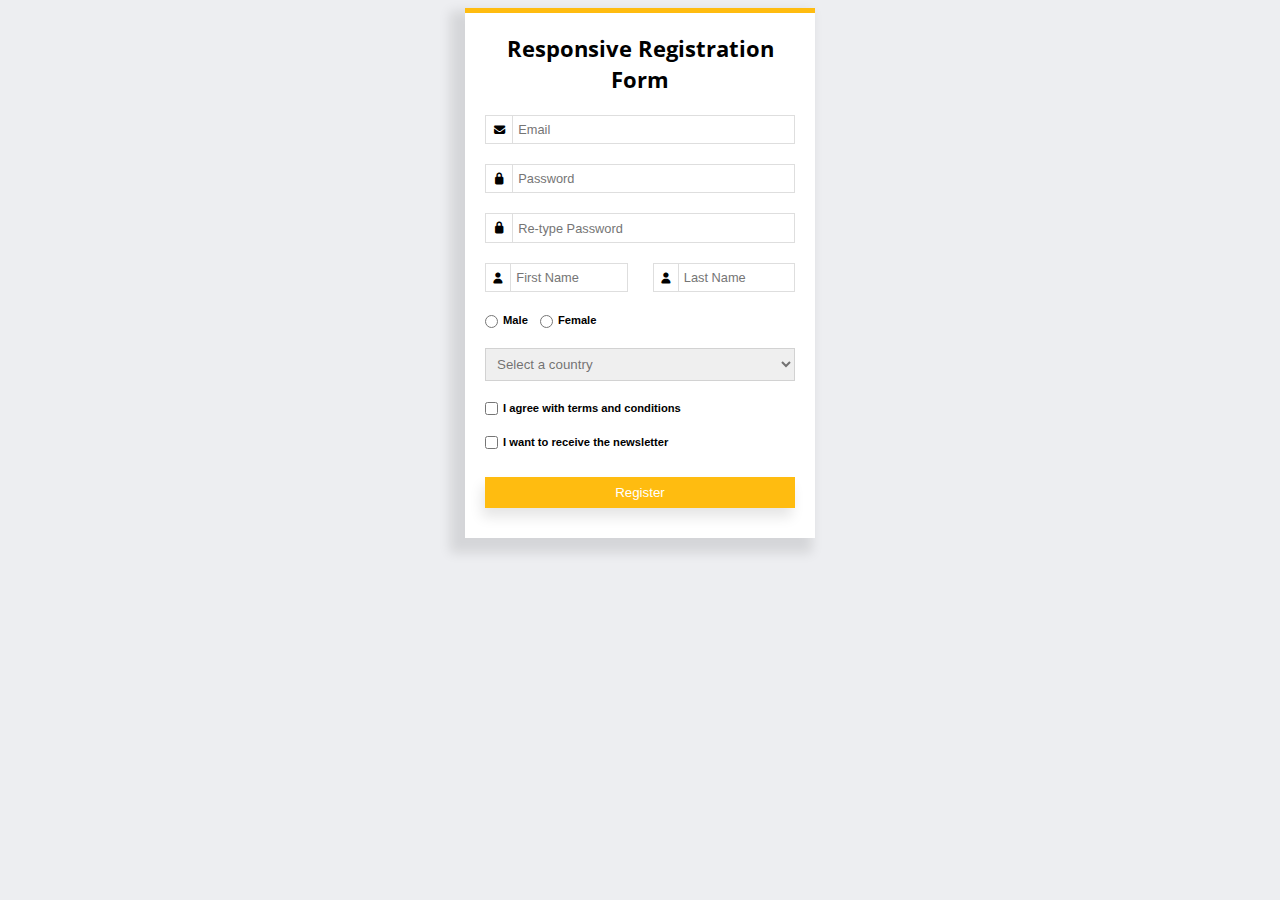
<file: Responsive-Registration-Form/index.html>
<!DOCTYPE html>
<html lang="en">

<head>
    <meta charset="UTF-8">
    <meta name="viewport" content="width=device-width, initial-scale=1.0">
    <title>Task6</title>
    <link rel="preconnect" href="https://fonts.googleapis.com">
    <link rel="preconnect" href="https://fonts.gstatic.com" crossorigin>
    <link
        href="https://fonts.googleapis.com/css2?family=DM+Serif+Text:ital@0;1&family=Open+Sans:ital,wght@0,300..800;1,300..800&family=Roboto+Condensed:ital,wght@0,100..900;1,100..900&display=swap"
        rel="stylesheet">
    <link rel="stylesheet" href="./Css/style.css">
    <link rel="stylesheet" href="./Css/all.min.css">

</head>

<body>


    <form action="index.html" method="get">
        <h1> Responsive Registration Form</h1>
        <div class="container">
            <label class="fa-solid fa-envelope" for="email"></label><input id="email" type="email" name="UserEmail" placeholder="Email">
        </div>
        <div class="container">
            <label class="fa-solid fa-lock" for="pass"></label>
            <input type="password" name="UserPassword" id="pass" placeholder="Password">
        </div>
        <div class="container">
            <label class="fa-solid fa-lock" for="Rpass"></label>
            <input type="password" name="UserPasswordTrial" id="Rpass"  placeholder="Re-type Password">
        </div>
        <div class="container rowC">
            <div class="row">
                <label class="fa-solid fa-user" for="first"></label>
                <input type="text" name="FirstName" id="first" placeholder="First Name">
            </div>
            <div class="row">
                <label class="fa-solid fa-user" for="last"></label>
                <input type="text" name="LastName" id="last" placeholder="Last Name">
            </div>
        </div>
        <div class="container row">
            <label><input type="radio" name="gender" value="male"> Male</label>
            <label><input type="radio" name="gender" value="female"> Female</label>
        </div>
        <select name="Country" id="country">
            <option disabled selected> Select a country </option>
            <option value="egypt"> Egypt </option>
            <option value="lebanon"> Lebanon </option>
        </select>
        <span><label><input type="checkbox"> I agree with terms and conditions</label></span>
        <span><label><input type="checkbox"> I want to receive the newsletter</label></span>
        <button type="submit"> Register</button>






    </form>
</body>

</html>
</file>
<file: Ablepro-homepage/Css/style.css>
/* colors
dull white bg -#f8f9fa
nav label blue #4680ff
nav button blue #2ca87f
button teal color #2ca87f , #008080 darker one
greys for text nav and under #ffffff1f , #ffffff4d
*/
html {
  scroll-behavior: smooth;
}

* {
  box-sizing: border-box;
}

body {
  background-color: #f3f7fa;
  box-sizing: border-box;
  font-family: "Inter var", sans-serif;
  margin: 0;

  transition: all 0.2s ease-in-out;

  overflow-x: hidden;
  /** Prevent horizontal overflow */
}

button {
  font-family: "Inter var", sans-serif;
}

.flex {
  display: flex;
}

nav {
  background-color: rgba(255, 255, 255, 0.674);
  /* background-color: #f8f9fa44; */
  width: 100%;

  padding: 0px;
  /* height: fit-content; */
  min-height: 90px;
  position: fixed;
  top: 0;
  left: 0;
  z-index: 999;
  max-height: 75px;
}

nav .container {
  width: 100%;
  margin: auto;
  justify-content: space-between;
  align-items: center;
  padding: 5px 60px;
  gap: 10px;
}

.logoBox {
  align-items: center;
  gap: 15px;
}

nav ul {
  align-items: center;
  list-style: none;
  gap: 15px;
  margin: 0;
  padding: 0;
  display: flex;
  /* flex-wrap: wrap; */
}

.logo {
  color: #4680ff;
  font-size: 1.3rem;
  font-weight: 800;
}

a {
  text-decoration: none;
}

ul a {
  color: #606060d7;
  font-weight: 500;
  font-size: 0.89rem;
  transition: all 0.2s ease-in-out;
}

ul a:hover,
.navSelect:hover {
  color: #4680ff;
}

button {
  background-color: #f8f9fa;
}

.logobtn {
  font-size: 0.65rem;
  height: 20px;
  border: 1px solid rgba(128, 128, 128, 0.432);
  border-radius: 10px;
  cursor: pointer;
  /* max-width: fit-content; */
}

.navSelect {
  border: none;
  background-color: transparent;
  font-family: "Inter var", sans-serif;
  color: #606060d7;
  font-weight: 500;
  font-size: 0.89rem;
  outline: none;
  cursor: pointer;
}

nav .gitbtn {
  border: none;
  background-color: #e9ecef;
  border-radius: 50%;
  width: 40px;
  height: 40px;
  display: flex;
  align-items: center;
  justify-content: center;
  cursor: pointer;
  padding: 0px;
}

.gitbtn i {
  display: flex;
  align-items: center;
  justify-content: center;
  font-size: 20px;
  width: 100%;
  height: 100%;
  border-radius: 50%;
  background-color: #e9ecef;
  color: #212529;
  transition: all 0.15s ease-in-out;
}

nav .gitbtn i:hover {
  color: white;
  background-color: #212529;
}

nav .purchbtn {
  background-color: #2ca87f;
  padding: 9px 15px;
  color: rgb(255, 255, 255);
  font-family: "Mozilla Text", "Open Sans", sans-serif;
  font-weight: 550;
  line-height: 0.6cm;
  font-size: 0.9rem;
  border: none;
  border-radius: 20px;
  cursor: pointer;
  transition: all 0.15s ease-in-out;
}

nav .purchbtn:hover {
  background-color: #238967;
}

/* hero section stuff */
section.hero {
  padding: 50px;
}

div.hero {
  width: 90%;
  margin: auto;
  position: relative;
  flex-direction: column;
  align-items: center;
  padding: 90px 80px;
  padding-bottom: 20px;
  margin-top: 10px 0px;
}

/* // Small devices (landscape phones, 576px and up) */

.coloredParag {
  position: relative;
  padding: 0px;
  text-align: center;
  font-family: "Inter var", sans-serif;
  font-weight: 700;
  font-size: 3.4rem;
  line-height: 1.7cm;
  margin: 25px;
}

.colored {
  color: blueviolet;
}

.colored {
  background: linear-gradient(270deg,
      #ff0000,
      #ff7f00,
      #ffff00,
      #00ff00,
      #0000ff,
      #4b0082,
      #8b00ff,
      #ff0000);
  background-size: 400% 400%;
  -webkit-background-clip: text;
  -webkit-text-fill-color: transparent;
  animation: rainbow 10s ease infinite;
  display: inline-block;
}

@keyframes rainbow {
  0% {
    background-position: 0% 50%;
  }

  50% {
    background-position: 100% 50%;
  }

  100% {
    background-position: 0% 50%;
  }
}

.grey {
  padding: 0px 110px;
  font-size: 16px;
  text-align: center;
  line-height: 0.6cm;
  color: rgba(33, 37, 41, 0.75);
}

.herobtns {
  width: 100%;
  margin: 50px 0px;
  justify-content: center;
  align-content: center;
  gap: 10px;
}

.explbtn {
  padding: 0px 18px;
  font-size: 0.87rem;
  font-weight: 500;
  color: #606060e3;
  border: 1px solid rgba(0, 0, 0, 0.637);
  border-radius: 22px;
  cursor: pointer;
  transition: all 0.15s ease-in-out;
}

.explbtn:hover {
  color: white;
  background-color: #5b6b79;
}

.livebtn {
  padding: 11px 16px;
  font-size: 0.86rem;
  font-weight: 500;
  color: white;
  background-color: #4680ff;
  border: none;
  border-radius: 22px;
  cursor: pointer;
  transition: all 0.15s ease-in-out;
}

.livebtn:hover {
  color: white;
  background-color: #3f6dd2;
}

.stats {
  justify-content: center;
  align-items: center;
  gap: 10px;
}

.ratings {
  flex-direction: column;
  justify-content: center;
  align-items: center;
  align-content: space-between;
  /* background-color: #2ca87f; */

  border-right: 1px solid grey;
  padding-right: 10px;
}

.sales {
  flex-direction: column;
  justify-content: center;
  align-items: center;
}

.ratings i {
  font-size: 13px;
  /* font-weight: 900; */
  color: #e58a00;
}

h4 {
  font-family: "Inter var", sans-serif;
  margin: 10px;
  font-size: 1.25rem;
  font-weight: 600;
}

.statGrey {
  font-size: 1rem;
  color: #212529bf;
  font-weight: 400;
  margin-left: 6px;
}

.sales span {
  color: #212529bf;
  font-weight: 400;
  font-size: 0.8rem;
}

.clickgrey {
  margin-top: 40px;
  color: #212529bf;
  font-size: 14px;
  font-size: 0.9rem;
}

.b {
  background-color: white;
}

.belt {
  /*** id & classes & names must mean somthing, what is belt & belts */
  position: relative;
  top: 60px;
  width: 100%;
  gap: 1px;
  border-right: 1px solid rgb(114, 114, 114);
  margin: 20px 0px;
  overflow-x: scroll;
}

.flex img {
  padding: 10px;
  cursor: pointer;
}

.whitebg {
  background-color: white;
  width: 100%;
}

/*  ---------------------media not done down------------------------ */
section.flex {
  /* background-color: #238967; */
  flex-direction: column;
  align-items: center;
  /* align-content: center; */
  justify-content: space-between;
  padding: 50px 0px;
  width: 100%;
  height: fit-content;
  /* background-color: #4680ff; */
}

.techsTitle {
  font-family: "Nata Sans";
  font-size: 1.875rem;
  margin-top: 50px;
  margin-bottom: 20px;
  color: #30353a;
}

.techsTitle2 {
  margin-bottom: 50px;
}

.techsContainer {
  min-height: 310vh;
  /* height: 1900px; */
  padding: 50px;
  margin: 10px 40px;
  justify-content: space-evenly;
  align-items: center;
  align-content: space-between;
  flex-wrap: wrap;
}

.boxes {
  flex-direction: column;
  justify-content: flex-start;
  width: 350px;
  height: 310px;
  border-radius: 12px;
  border: 0.3px solid #717f8c3a;
  background-color: white;
  padding: 10px 20px 20px 20px;
}

.flex .boxes img {
  height: 80px;
  width: 80px;
  padding: 0;
}

.boxes .grey {
  /* font-size: 0.7rem; */
  text-align: start;
  padding: 0px;
}

.boxes .grey {
  color: rgba(33, 37, 41, 0.75);
  font-size: 0.85rem;
  width: 100%;
  /* padding: 10px; */

  line-height: 1.5rem;
}

.boxes h4 {
  /* font-size: 1.25rem; */
  margin: 6px 0 10px;
}

.comboContainer button {
  width: fit-content;

}

.comboContainer img {
  padding: 15px 0px;
}

.boxBtns,
.boxes .purchbtn,
.boxes .gitbtn {
  margin-top: auto;
}

.boxBtns {
  display: flex;
  align-items: center;
  gap: 12px;
}

.boxes .purchbtn {
  background: #eef0f2;
  color: #212529;
  border: none;
  padding: 10px 16px;
  border-radius: 9999px;
  font-size: 0.95rem;
  font-weight: 600;
  line-height: normal;
  display: inline-flex;
  align-items: center;
  gap: 8px;
  cursor: pointer;
  /* transition: background 0.15s ease-in-out; */
}

.boxes .purchbtn:hover {
  background: #e2e6ea;
}

.boxes .gitbtn {
  width: 40px;
  height: 40px;
  border-radius: 50%;
  background: #eef0f2;
  border: none;
  display: inline-flex;
  align-items: center;
  justify-content: center;
  cursor: pointer;
  transition: all 0.2s ease-in-out;
}

.boxes .gitbtn:hover {
  /* background: #212529; */
  filter: brightness(80%);
}

.previewBtn {
  border: none;
  border-radius: 20px;
}

.previewBtn {
  background-color: #e2e6ea;
  padding: 10px 15px;
  color: rgba(0, 0, 0, 0.765);
  font-family: "Inter var", sans-serif;
  font-weight: 500;
  font-size: 0.9rem;
  border: none;
  border-radius: 20px;
  cursor: pointer;
  transition: all 0.15s ease-in-out;
}

.previewBtn:hover {
  background-color: rgba(0, 0, 0, 0.765);
  color: white;
}

/*-------------------------- */
section.combo {
  display: flex;
  flex-direction: column;
  align-items: center;
  padding: 120px 0px;
  padding-bottom: 20px;
}

.comboTitleBox {
  display: flex;
  flex-direction: column;
  justify-content: center;
  align-items: center;
  margin: 0px 120px;
  margin-bottom: 50px;
  padding: 0px 40px;
  /* width: 636px; */
}

.comboContainer {
  display: flex;
  gap: 25px;
  justify-content: center;
  align-items: center;
  flex-wrap: wrap;
}

.comboContainer p {
  margin: 10px 0px;
}

.comboH2 {
  text-align: center;
  font-size: calc(1.3125rem + 0.75vw);
  /* font-size: 1.875rem; */
  line-height: 1.2;
  font-weight: 600;
  margin: 0;
  margin-bottom: 12px;
  width: 100%;
  color: #1d2630;
  /* width: 456px; */
}

.comboP {
  margin: 0;
  text-align: center;
  font-size: 14px;
  /* width: 550px; */
  line-height: 0.62cm;
}

.combo .boxes {
  gap: 20px;
  width: 550px;
  /* height: 492px; */
  min-height: 480px;
  padding: 25px;
  padding-bottom: 50px;
}

.boxes h5 {
  font-size: 1rem;
  font-weight: 600;
  line-height: 1.2;
  margin-top: 5px;
  margin-bottom: 0px;
}

.combo .boxes p {
  margin: 0px;
  font-size: 0.9rem;
  line-height: 0.5cm;
}

.combo .boxes img {
  padding: 0px;
}

.c {}

.grey.d {
  margin-bottom: 37px;
}

.combo button {
  font-weight: 500;

}

section.c2.combo {
  padding-top: 70px;
  align-items: center;
}

section.c2.combo img {
  width: 770px;
  height: 565px;
  width: 100%;
}

.combo .herobtns {
  margin-top: 20px;
  margin-bottom: 15px;
}

.combo .livebtn {
  padding: 12px 20px;
}

/* ---------------------------------------- */
section.concept {
  background-color: #4680ff;
  /* height: 200vh; */
  padding-bottom: 0;
  overflow: hidden;
  margin-bottom: 0;
}

.concept.comboTitleBox {
  margin: 0px 120px;
  margin-bottom: 50px;
  padding: 0px 40px;
  width: 636px;
}

.concept.comboTitleBox h2 {
  color: white;
}

.concept.comboTitleBox p {
  color: #ffffffbf;
}

.conceptContainer {
  width: 100%;
  /* justify-content: center; */
  /* justify-content: space-between; */
  height: fit-content;
  align-items: center;
  gap: 40px;
  /* height: 600px; */
}

.anchorsBox {
  align-self: flex-start;
  flex-direction: column;
  align-items: center;
  padding-left: 80px;
  min-width: 600px;
  width: 600px;
  height: fit-content;
  height: 540px;
  gap: 10px;
}

.anchorsBox a {
  /* text-decoration: none; */
  width: 100%;
  cursor: pointer;
  padding: 20px;
  transition: all 0.1s ease-in-out;
}

.anchorsBox a:hover {
  border-radius: 12px;
  background-color: #6b97f6da;
}

.anchorsBox a h4 {
  color: white;
  font-weight: 500;
  font-size: 1.25rem;
  line-height: 1.2;
  margin-bottom: 0.5rem;
  margin-left: 0px;
}

.anchorsBox a p {
  color: #ffffffbf;
  font-size: 14px;
  margin-top: 0;
}

.concept img {
  padding: 0;
  padding-top: 40px;
  overflow-y: hidden;
  width: 100%;
  height: 650px;
  width: 1200px;
  position: relative;
  right: -50px;
}

/* -------------- */
section.whiteBg {
  background-color: white;
  padding: 100px 70px;
}

.whiteBg span {
  color: #4680ff;
}

.whiteBg.comboTitleBox {}

.trialTitleBox {
  display: flex;
  flex-direction: column;
  justify-content: center;
  width: 100%;
}

.trialTitleBox .comboH2 {
  text-align: left;
}

.trialTitleBox .comboP {
  color: #212529bf;
  text-align: left;
  font-size: 14px;
  margin-top: 0;
  width: 100%;
}

.whiteContainer .herobtns {
  flex-direction: column;
  /* justify-content:right; */
  width: auto;
  font-size: 14px;
  align-items: flex-end;
  margin: 0;
}

.whiteContainer .explbtn {
  background-color: #f8f9fa;
  width: 200px;
  padding: 18px 10px;
  border-radius: 26px;
  transition: all 0.2s ease-in-out;
}

.whiteContainer .explbtn:hover {
  background-color: #5b6b79;
}

.whiteContainer .livebtn {
  width: fit-content;
  padding: 18px 20px;
  border-radius: 28px;
}

.whiteContainer i {
  font-size: 20px;
}

.doubleTitleBox {
  width: 600px;
  padding-bottom: 30px;
}

.doubleTitleBox span {
  color: #4680ff;
}


/* ////////////////////////// */






/*            section of double belts                  */
section.double {
  flex-direction: column;
  justify-content: center;
  align-items: center;
  padding: 100px 0px;
  gap: 10px;
}


.messages {
  display: flex;
  overflow-x: scroll;
}


.message {
  display: flex;
  align-items: center;
  background: #fff;
  border-radius: 12px;
  padding: 20px 25px;
  padding-right: 15px;
  box-shadow: 0 2px 6px rgba(0, 0, 0, 0.1);
  margin: 10px;
  cursor: pointer;
  flex-shrink: 0;
  /* max-width: 300px; */
  /*the flex container makes the width of the message flexable and this prevented the scrobar to work because the width is always enough, shrink zero prevents this flexabilit **/
}

.message img {
  width: 60px;
  height: 60px;
  border-radius: 50%;
  object-fit: cover;
  margin-right: 15px;
  background: #63c2f4;
  padding: 0px;
}

.message .textBlock {
  display: flex;
  flex-direction: column;
  align-items: flex-start;
  justify-content: space-between;
  /*  */
  width: 350px;

}

.message p {
  font-size: 14px;
  color: #333;
}

.message .avName {
  font-size: 12px;
  color: #333333dc;
}

.message .avName span {
  color: #888;
  font-weight: 400;
  font-size: 12px;
}


/* ---------------- */
section.companies {
  background-color: white;
  flex-direction: column;
  justify-content: center;
  align-items: center;
  padding: 100px;
}

.companies .comboTitleBox {
  margin-bottom: 10px;
}

.companies .comboTitleBox h2 {
  margin-bottom: 20px;
}

.compbtns {
  padding: 10px 40px;
  gap: 30px;
  flex-wrap: wrap;
  justify-content: center;
}

.compbtns img {
  width: 200px;
  height: 57px;
  transition: all 80ms cubic-bezier(0.37, 0.24, 0.53, 0.99);
  opacity: 0.4;
  cursor: pointer;
  padding: 0px;
}

.compbtns img:hover {
  opacity: unset;
}

footer {
  padding: 100px 0px 0px 0px;
  flex-direction: column;
  justify-content: center;
  /* align-items: center; */
}

.supportContainer {
  padding: 0px 70px;
  justify-content: space-between;
  padding-bottom: 40px;
  border-bottom: 0.1px solid #e7eaee;
}

.supportContainer .herobtns {
  font-size: 14px;
  align-self: flex-end;
  margin: 0;
}

.supportbtn {
  width: 150px;
}

.supportContainer .livebtn {
  width: fit-content;
  padding: 12px 17px;
}

.supportContainer .comboP {
  color: #1d2630;
}

/* ------ */
.collectionContainer {
  /* width: 100%; */
  justify-content: space-between;
  justify-content: center;
  gap: 30px;
  padding: 50px 90px;
  margin: 0px 20px;
}

.collectionContainer .flex {
  flex-direction: column;
}

.collectionContainer .comboP {
  color: #1d2630;
}

.able {
  align-items: flex-start;
  text-align: left;
  /* width: 30%; */
  /* width: 300px; */
}

/* --------------------- */
.collectionContainer {
  display: flex;
  justify-content: space-between;
  padding: 40px 30px;
  background-color: #f8f9fa;
  gap: 25px;
  margin: 0;
}

.secCollection .flex {
  /* min-width: 120px; */
}

.able {
  flex-direction: column;
  align-items: flex-start;
  text-align: left;
  /* width: 350px; */
  /* padding: 10px; */
}

.able img {
  margin-bottom: 10px;
  padding: 0;
}

.able p {
  color: #131920;
  margin: 0;
  font-size: 14px;
}

.secCollection {
  display: flex;
  gap: 100px;
  /* justify-content: space-between; */
  width: 60%;
}

.collection {
  flex-direction: column;
  align-items: flex-start;
  gap: 10px;
}

.collection h5 {
  color: #1d2630;
  margin: 0 0 15px 0;
  font-size: 18px;
  font-weight: 600;
  font-family: "Inter var", sans-serif;
}

.collection a {
  text-decoration: none;
  color: #131920;
  opacity: 0.9;
  display: block;
  transition: all 0.2s cubic-bezier(0.37, 0.24, 0.53, 0.99);
  cursor: pointer;
}

.collection a:hover {
  color: #4680ff;
}

.foot {
  justify-content: space-between;
  padding: 15px 75px;
  align-items: center;
  border-top: 0.1px solid #e7eaee;
}

.foot p {
  color: #131920dd;
  font-size: 14px;
}

.foot a {
  color: #4680ff;
  cursor: pointer;
  transition: all 0.2s ease-in-out;
}

.foot a:hover {
  color: #131920de;
}

.foot i {
  color: #131920de;
  font-size: 18px;
  cursor: pointer;
  transition: all 0.2s ease-in-out;
}

.foot i:hover {
  color: #4680ff;
}

/* ---------------------- */

/* ------------------------------------------- */
@media (width < 576px) {

*{
  padding-left: 10px;
  padding-right: 10px;
}
  .collectionContainer {
    flex-direction: column;
    justify-content: center;
    align-content: center;
    padding: 10px;
    gap: 10;
  }

  .secCollection {
    /* justify-content: center; */
    gap: 10px;
  }

  .able p {
    width: fit-content;
  }
    .foot {
    padding: 0px;
  }

}

/* (576px <= width<= 767px) */
@media (min-width: 576px) and (max-width: 767px) {
  nav .container {
    width: 100%;
    padding: 10px 20px 10px 40px;
    gap: 10px;
    /* justify-content:center; */
    height: 100px;
  }

  nav ul {
    width: 100%;
    padding-top: 10px 10px;
    flex-wrap: wrap;
    justify-content: center;
    align-items: center;
  }

  .logoBox {
    gap: 5px;
  }

  div.hero {
    padding: 140px 0px;
  }

  .coloredParag {
    font-size: 25px;
    line-height: normal;
    /* padding : 0px 20px;  */
    margin: 0px 0px 24px 0px;
  }

  .hero p.grey {
    width: 517px;
    margin: 0px;
    padding: 0;
  }

  section.combo {
    padding-top: 40px;
  }

  .comboContainer .boxes {
    min-height: 500px;
    padding-bottom: 20px;
  }

  .c2 .comboTitleBox {
    width: 580px;
  }

  section.c2.combo img {
    width: 550px;
    height: 420px;
  }


  .conceptContainer {
    flex-direction: column;
    justify-content: center;
    align-items: center;
  }

  .conceptContainer img {
    padding-left: 150px;
    width: 800px;
  }

  section.whiteBg {
    padding: 30px 140px;
  }

  .whiteContainer {
    flex-direction: column;
    gap: 20px;
  }

  .whiteContainer .herobtns {
    flex-direction: row;
    align-self: flex-start;
    padding-bottom: 20px;
  }

  .doubleTitleBox {
    width: 500px;
  }

  section.double {
    padding: 40px;
  }

  .collectionContainer {
    flex-direction: column;
    padding: 70px 110px; 

  }


}

/* // Medium devices (tablets, 768px and up) */
@media (768px <=width< 992px) {
  nav .container {
    padding: 10px 10px;
    gap: 10px;
    justify-content: center;
  }

  .logo {
    width: 80px;
    margin-left: 7px;
  }

  .logoBox {
    gap: 10px;
  }

  nav ul {
    width: fit-content;
    padding-top: 10px 10px;
    justify-content: center;
    align-items: center;
  }

  .purchbtn {
    width: 95px;
  }

  div.hero {
    padding: 80px 30px;
  }

  .coloredParag {
    margin: 20px 0px;
    font-size: 55px;
    width: 560px;
  }

  .hero p.grey {
    width: 375px;
    line-height: 0.65cm;
    margin: 0px;
    padding: 10px 0px;
  }

  .stats {
    margin: 4px;
  }

  .clickgrey {
    margin: 45px;
  }

  section.flex {
    /* height: 600vh; */
  }

  .comboContainer .boxes {
    width: 335px;
    min-height: 400px;
    padding-bottom: 20px;
    /* height: fit-content; */
  }

  .c2 .comboTitleBox {
    width: 520px;
  }

  section.c2.combo img {
    width: 550px;
    height: 470px;
  }

  section.whiteBg {
    padding: 40px 150px;
  }

  .doubleTitleBox {
    width: 450px;
  }

  section.double {
    padding: 40px;
  }

  .collectionContainer {
    justify-content: center;
    align-content: center;
    padding: 70px 150px;
    gap: 0;
  }

  .secCollection {
    justify-content: center;
    gap: 15px;
  }

  .able p {
    width: 220px;
  }
    .foot {
    padding: 70px 140px;
  }  
}

/* // Large devices (desktops, 992px and up) */
@media (992px <=width <1200px) {
  nav .container {
    padding: 10px 25px;
  }

  div.hero {
    padding: 80px 50px;
  }

  .hero p.grey {
    width: 710px;
    margin: 0px;
  }

  .comboContainer .boxes {
    width: 455px;
    padding-bottom: 20px;
  }

  .anchorsBox {
    padding-left: 40px;
  }

  .supportContainer {
    padding: 70px 130px;
    padding-top: 0;
  }

  .collectionContainer {
    justify-content: center;
    padding: 40px 90px;
    gap: 10px;
  }

  .secCollection {
    justify-content: unset;
    gap: 80px;
  }

  .foot {
    padding: 15px 115px;

  }
}
@media ( width >=1200px){
.collectionContainer{
padding: 40px 100px ;
/* width: 1050px;    */
}
.able{
width:350px; 
}
}
/* // X-Large devices (large desktops, 1200px and up) */
@media (1200px <= width < 1400px) {
  nav .container {
    padding: 10px 40px;
  }

  .hero p.grey {
    width: 800px;
    margin: 0;
  }
}

/* // XX-Large devices (larger desktops, 1400px and up) */
@media (width> 1400px) {
  .hero p.grey {
    width: 900px;
    margin: 0;
  }

  .herobtns {
    height: 40px;
    margin: 50px 0px;
  }
}
</file>
<file: Event-Registration-Form/Css/style.css>
body {
    display: flex;
    justify-content: center;
    align-items: center;
    box-sizing: border-box;
    background: linear-gradient(rgb(26, 8, 70), rgb(68, 9, 81), rgb(101, 19, 100)), no-repeat;
    background-repeat: no-repeat;
    background-size: cover;
    color: white;
    font-family: "open sans", sans-serif;
}

form {
    display: flex;
    flex-direction: column;
    justify-content: center;
    /* align-items: center; */
    border: 2px solid rgba(94, 94, 97, 0.699);
    background-color: rgba(63, 63, 66, 0.475);
    border-radius: 12px;
    width: 400px;
    padding: 25px;

}

h1 {
    font-size: 1.1rem;
    margin-bottom: 0px;
    align-self: center;

}

h2 {
    margin-top: 0px;
    font-size: 0.6rem;
    margin-bottom: 30px;
    align-self: center;


}

h1,
h2 {
    font-family: "Roboto Condensed", sans-serif;
}

form>label {
    font-size: 0.65rem;

}

.nameContainer {
    width: 100%;
    display: flex;
    /* gap: 7px; */
    margin-bottom: 15px;
}

.nameInput {
    width: 100%;
    display: flex;
    flex-direction: column;
}
.nameInput>label {
    position: relative;
    top: 2px;
    font-size: 0.5rem;
}

.e {
    margin-bottom: 15px;
}

.e input {
    width: 382px;
}



.fa-regular,
.fa-solid {
    font-size: 11px;
}

input,
select {
    /* width: 100%; */
    border: none;
    background-color: transparent;
    border-bottom: 0.1px solid white;
    padding: 8px 0;
    color: white;
    transition: all 0.1s ease-out;
}

input:focus,
select:focus {
    outline: none;
    border-bottom: solid rgb(197, 16, 112);

}

form>input,
select {
    /* align-self: self-start; */
    margin-bottom: 15px;
    width: 100%;
}



option {
    background-color: rgba(63, 63, 66, 0.475);
    font-family: "open sans", sans-serif;
}

button {

    color: white;
    font-family: "open sans", sans-serif;
    font-size: 0.65rem;
    background-color: rgb(197, 16, 112);
    border: none;
    padding: 7px;
    margin-top: 7px;
    width: 90px;
    border-radius: 16px;
    padding-bottom: 9px;
    transition: all 0.15s ease-in-out;
    align-self: center;
}

button:hover {
    background-color: rgb(157, 14, 91);
    ;
}

.trial {
    margin-left: 0;
    padding-left: 0;
}

.fa-regular,
.fa-mobile-screen-button {

    position: relative;
    top: 2.5px;
    margin: 0;
    padding: 0;
    padding-bottom: 7px;
    padding-left: 2px;
    border-bottom: 0.3px solid white;
    color: gray;
}
.fa-envelope{
padding-bottom: 7.1px;
}




.e:focus {
    border-bottom: solid rgb(197, 16, 112);
}
</file>
<file: Hyperspace-homepage/Css/style.css>
/* colors
grey in nav: #676d79
salmon download button : #e7746f
2nd nav color: #312450e6 --#312450
purple hero : #5e47e5;
pink color after nums:#b74e91
form color : #5e42a6
*/
html {
    scroll-behavior: smooth;
    /* width: 100%;
    margin: 0; */
}

* {
    box-sizing: border-box;
    /* transition: all 0.2s ease-in-out; */
}

body {

    box-sizing: border-box;
    font-family: "Inter var", sans-serif;
    font-family: Arial, Helvetica, sans-serif;
    margin: 0;
    padding: 0;
    width: 100%;
    /* position: fixed; */
    /* transition: all 0.2s ease-in-out; */

}

#get,
#who,
#hero,
#what {
    scroll-margin-top: 112px;
}

.flex {
    display: flex;
}

.combinesNavs {
    position: fixed;
    width: 100%;
    z-index: 999;
}

button {
    border: none;
    font-family: "Inter var", sans-serif;
    font-family: Arial, Helvetica, sans-serif;
    cursor: pointer;
    transition: all 0.2s ease-in-out;
}

.nav1 {
    background-color: white;
    padding: 7.2px;
    justify-content: space-between;
    border: 0.5px solid rgba(54, 49, 49, 0.199);
    gap: 5px;
    /* max-height: 50px; */
}

.navContainer1 span {
    padding: 5px 10px 5px 5px;
    font-size: 1rem;
    font-weight: 600;
}

.navContainer1 {
    align-items: center;
    color: #676d79;
    gap: 7px;
}

.nav1Buttons,
.shareButton,
.backButton {
    border: 0.5px solid rgba(54, 49, 49, 0.155);
    border-radius: 4px;
}

.nav1Buttons button,
.shareButton,
.likeButton,
.postButton,
.backButton,
.downloadButton {
    background-color: white;
    color: #676d79;
    height: 100%;
    padding: 11px 15px;
    font-size: 0.86rem;
    font-weight: 600;
}

.D {
    border-radius: 4px 0 0 4px;
}

.T {
    border-radius: 0;
}

.M {
    border-radius: 0px 4px 4px 0px;
}

.shareButton {
    padding: 10px 12px 10px 13px;
    font-weight: 400;
}

.shareButton:hover,
.backButton:hover {
    color: #e7746f;
    border-color: #e7746f;
}

.nav1Buttons button:hover {
    background-color: rgb(223, 226, 232);

}

.nav1Buttons button:focus {
    background-color: #676d79;
    color: white;
}

.navContainer2 {
    /* align-items: center; */
    gap: 7px;
}

.nav2Buttons {
    padding: 10px 10px 7px 15px;
    border: 0.5px solid rgba(54, 49, 49, 0.155);
    border-radius: 4px;
    align-items: center;
    gap: 6px;
}



.fa-thumbs-up {
    font-size: 12px;
}

.fa-x-twitter {}

.likeButton,
.postButton {
    background-color: rgb(26, 103, 236);
    color: white;
    padding: 1px 9px;
    border-radius: 3px;
    height: fit-content;
    font-weight: 600;
}

.postButton {
    background-color: rgb(3, 4, 5);
    color: white;
    border-radius: 15px;
    padding: 1px 12px 1px 9px;
    transition: all 0.2s ease-in-out;
}

.postButton:hover {
    background-color: rgba(48, 48, 48, 0.874);
}

.backButton {
    padding: 10px 22px;
}

.downloadButton {
    background-color: #e7746f;
    color: white;
    font-weight: 700;
    border-radius: 4px;
    padding: 0px 20px;

}

button span {
    font-weight: 300;
}

/* ------------------------------------------- */

.nav2 {
    background-color: #312450;
    justify-content: center;

}

.nav2Container {
    justify-content: center;
    gap: 30px;
}

.nav2Container a,
a.learnButton {
    text-decoration: none;
    /* font-family: "Geologica", "Schibsted Grotesk", sans-serif; */
    font-family: "Poppins", sans-serif;
    color: rgba(255, 255, 255, 0.35);
    padding: 22px 0px;
    font-size: 0.6em;
    font-weight: bold;
    letter-spacing: 0.25em;
    text-transform: uppercase;
    transition: all 0.2s ease-out;
}

.nav2Container a:focus,
.nav2Container a:target,
.nav2Container a:active,
.nav2Container a.active {
    color: white !important;
    border-bottom: 2px solid #e7746f !important;
}

.nav2Container a:hover {
    color: rgba(255, 255, 255, 0.575);
}

/* ============================================================================================= */

.heroContainer {
    width: 100%;
    position: relative;
    top: 111px;
    padding: 140px;
    background: url(../Assets/Images/hero-bg.png);
    background-repeat: no-repeat;
    background-size: cover;
    flex-direction: column;
    gap: 30px;
    justify-content: center;
    padding-left: 60px;
}

.heroContainer h1 {
    color: white;
    font-size: 2.75em;
    font-weight: bold;
    /* line-height: 1.5; */
    margin: 0;
}

.heroContainer p,
.heroContainer a {
    color: #FFFFFF8C;
    font-size: 1.22rem;
    margin: 0;
    line-height: 1.7;
    width: 53%;
    transition: all 0.2s ease-in-out;
}

p a:hover,
.info a:hover,
.foot a:hover {
    text-decoration: none;
    color: white;
}

a.learnButton {
    margin-top: 10px;
    width: fit-content;
    background-color: transparent;
    color: white;
    border-radius: 3em;
    border: 1px solid #ffffff26;
    height: calc(4.75em + 2px);
    line-height: 4.75em;
    outline: 0;
    padding: 0 3.75em;
    position: relative;
    text-align: center;
    text-decoration: none;
    text-transform: uppercase;
    white-space: nowrap;
    font-size: 0.6em;
    cursor: pointer;
    transition: all 0.2s ease-in-out;

}

a.learnButton:hover {
    background-color: #ffffff13;
    border: 1px solid #ffffffae;
}

/* =========================================== */
.nums {
    height: 360px;
        position: relative;
    top: 111px;
}

section.one {

    background-color: #5052b5;
}

section.two {

    background-color: #4546a9f6;
}

section.three {
    background-color: #4748a0;
}

.nums img {
    height: 100%;
}

.textBox {
    padding: 80px 65px;
    color: white;
    flex-direction: column;
    gap: 20px;
}

.textBox h2,
.textBox h3 {
    font-size: 1.71rem;
    line-height: 1.5;
    margin: 0;
}

.textBox h3 {
    font-size: 1.1rem;
}

.textBox p,
.info a {
    color: #FFFFFF8C;
    line-height: 1.7;
    margin: 0;
    font-size: 16px;
    font-size: 0.95rem;
    transition: all 0.2s ease-in-out;


}

/* ============================================ */
section.pinkbg {
    flex-direction: column;
    position: relative;
    top: 111px; 
    background-color: #b74e91;
    padding: 64px 55px 32px 55px;
}

.pinkbg .textBox {
    padding: 0;
    gap: 10;
}

.boxesContainer {
    margin-top: 30px;
    flex-wrap: wrap;
    align-self: center;
    border: solid 1px rgba(255, 255, 255, 0.15);
    background-color: rgba(255, 255, 255, 0.062);
    border-radius: 4px;
}

.boxesContainer .card {
    gap: 30px;
}

.card {
    padding: 55px 35px;
    flex: 1 1 400px;
}

.card .textBox {
    max-width: 390px;

}

.icon {
    display: flex;
    justify-content: center;
    align-items: center;
    height: 40px;
    width: 40px;
    border-radius: 50%;
    padding: 10px;
    background-color: white;

}

.pinkbg .fa-solid {
    color: #b74e91;
    width: fit-content;
    height: fit-content;
    border-radius: 50%;
    font-size: 22px;
    font-weight: 800;
}

.bR {
    border-right: solid 1px rgba(255, 255, 255, 0.15);
}

.bB {
    border-bottom: solid 1px rgba(255, 255, 255, 0.15);

}

.pinkbg .learnButton {
    margin-top: 30px;
}

/* ================================================ */


/* ====================================================================== */
.footForm {
    position: relative;
    top: 111px;  
    background-color: #5e42a6;
    /* height: 120vh; */
}

.TouchContainer {
    /* justify-content: center; */
}

form {
    /* padding-right: 30px; */
    width: 100%;
    padding-bottom: 50px;
    max-width: 800px;

}

.field {
    flex-direction: column;
    /* display: inline-flex; */
}

label {
    color: rgb(255, 255, 255);
    font-weight: bold;
    line-height: 1.5;
    /* margin: 0px 0px 0.7em; */
    display: block;
    font-size: 1.1em;

}

input {
    color: white;
    padding: 1px 15px;
    border: none;
    border: solid 1px rgba(255, 255, 255, 0.15);
    background-color: rgba(255, 255, 255, 0.062);
    /* height: 45px; */
    height: 2.74rem;
    border-radius: 4px;
    outline: none;
    text-align: start;

}

input:focus {
    border: solid 2px white;
    /* outline: white; */
}


.bothFields {
    gap: 25px;
    margin-bottom: 20px;
    width: 95%;
}

.field {
    width: 95%;
    gap: 10px;

}

form .learnButton {
    padding: 15px 3.75em;
}

.m {
    width: 100%;
    height: 170px;
    margin-bottom: 35px;
}

.infoBox {
    flex-direction: column;
    border-left: solid 1px rgba(255, 255, 255, 0.15);
    padding: 0px 30px;
    /* padding-right: 50px;   */
    gap: 30px;
}

.infoBox h3 {
    margin-bottom: 10px;
}

.foot .fa-brands {
    margin-right: 7px;
    cursor: pointer;
}

.foot .fa-brands:hover {
    color: white;
    transition: all 0.2s ease-in-out;
}

/* ================================================ */
.foot {
    background-color: #493382;
    position: relative;
    top: 111px;
    padding: 64px;
    padding-bottom: 60px;
    color: rgba(255, 255, 255, 0.15);
    font-size: 0.8rem;

}

.foot a {
    color: rgba(255, 255, 255, 0.15);
    transition: all 0.2s ease-in-out;
}

.foot div {
    height: fit-content;
}

.footBorder {
    border-left: solid 1px rgba(255, 255, 255, 0.15);
    border-right: solid 1px rgba(255, 255, 255, 0.15);
    padding: 0px 20px;
    margin: 0px 20px;

}


/* ------------------------------------------- */
@media (max-height:550px) {}


/* (576px <= width<= 767px) */
@media (min-width: 576px) and (max-width: 767px) {}

/* // Medium devices (tablets, 768px and up) */
@media (width<992px) {
    .TouchContainer {
        flex-wrap: wrap;

    }

    form {
        max-width: none;
    }

    .infoBox {
        border-left: none;
        padding: 0px;
        width: 250px;
    }
}

/* // Large devices (desktops, 992px and up) */
@media (992px <=width< 1141px) {}

@media (width < 740px) {

    .nav1Buttons,
    .shareButton,
    .nav2Buttons,
    .navContainer1 span {
        display: none;
    }

    .navContainer2 {
        width: 100%;
        justify-content: space-between;

    }

    section.pinkbg {
        padding: 64px 35px 40px 35px;
    }

    .nums {
        flex-direction: column;
        height: auto;
    }

    .nums .imgBox {
        width: 100%;
    }

    .nums .imgBox img {
        width: 100%;
        height: auto;
        display: block;
    }

    .nums .textBox {
        padding: 50px;
    }
}

@media (width < 911px) {
    .card .textBox {
        flex: 1;
        max-width: none;
    }

    .bR {
        border-right: none;
    }

    .nbB {
        border-bottom: solid 1px rgba(255, 255, 255, 0.15);
    }

}


@media (width < 1141px) {
    .shareButton {
        display: none;
    }
}

@media (width < 1200px) {
    .nav1Buttons {
        display: none;
    }


}

/* // X-Large devices (large desktops, 1200px and up) */
@media (1200px <=width< 1400px) {}

/* // XX-Large devices (larger desktops, 1400px and up) */
@media (width>=1400px) {}
</file>
<file: Responsive-Registration-Form/Css/style.css>
body {
    background-color: rgba(219, 221, 227, 0.507);
    box-sizing: border-box;
    display: flex;
    justify-content: center;
    align-items: center;
    font-family: "open sans", sans-serif;
}

form {
    min-height: 500px;
    max-width: 310px;
    background-color: white;
    color: black;
    text-align: center;
    font-size: 0.7rem;
    border-top: 5px solid rgba(255, 183, 0, 0.938);
    padding: 0px 20px;
    display: flex;
    flex-direction: column;
    box-shadow: -9px 9px 11px 6px rgba(0, 0, 0, 0.1);

}

h1 {
    margin: 20px 0px;
}

.container {
    margin-bottom: 20px;
    width: 100%;
    display: flex;
}

input {
    width: 100%;
    border: none;
    padding: 5px;
    font-size: 0.8rem;
}

input[type="radio"],
input[type="checkbox"] {
    width: auto;
    margin-right: 5px;
    margin-left: 0px;
    accent-color: purple;
}

label {
    display: inline-flex;
    align-items: center;
    margin-right: 12px;
    font-weight: 600;
    font-size: 0.7rem;
font-family: 'Gill Sans', 'Gill Sans MT', Calibri, 'Trebuchet MS', sans-serif; 
}

.fa-solid,
input {
    border: 1.35px solid rgba(128, 128, 128, 0.263);
}

.fa-solid {
    border-right: none;
    padding: 8px 7px;
}

.rowC {
    gap: 25px;
}

.row {
    display: flex;
}

select {
    margin-bottom: 3px;
    padding: 7px;
    border: 1.34px solid rgba(128, 128, 128, 0.263);
    color: rgba(92, 91, 91, 0.854);
}

span {
    margin-top: 15px;
    align-self: flex-start;
}

button {
    margin: 25px 0px 30px 0px;
    padding: 8px;
    border: none;
    color: white;
    background-color: rgba(255, 183, 0, 0.938);
    transition: all 0.14s ease-in-out;
    box-shadow: -3px 9px 13px 0px rgba(0, 0, 0, 0.1); 

}

button:hover {
    background-color: rgba(237, 171, 2, 0.938);
    
}

input:focus:not([type="checkbox"], [type="radio"]) {
    outline: none;
    border-bottom: 2px solid rgb(9, 9, 90);
    box-shadow: -3px 9px 13px 0px rgba(0, 0, 0, 0.1);
}

select:focus {
    outline: none;
    border-color: rgb(9, 9, 90);
    box-shadow: -3px 9px 13px 0px rgba(0, 0, 0, 0.1);
} 
.fa-solid{
margin-right: 0;
}
/* 
.container:focus{
    box-shadow:  -7px 4px 11px 3px rgba(0, 0, 0, 0.1)

}   */
/* how to edit smth based on smth else or a group tog is it js ? */
</file>
